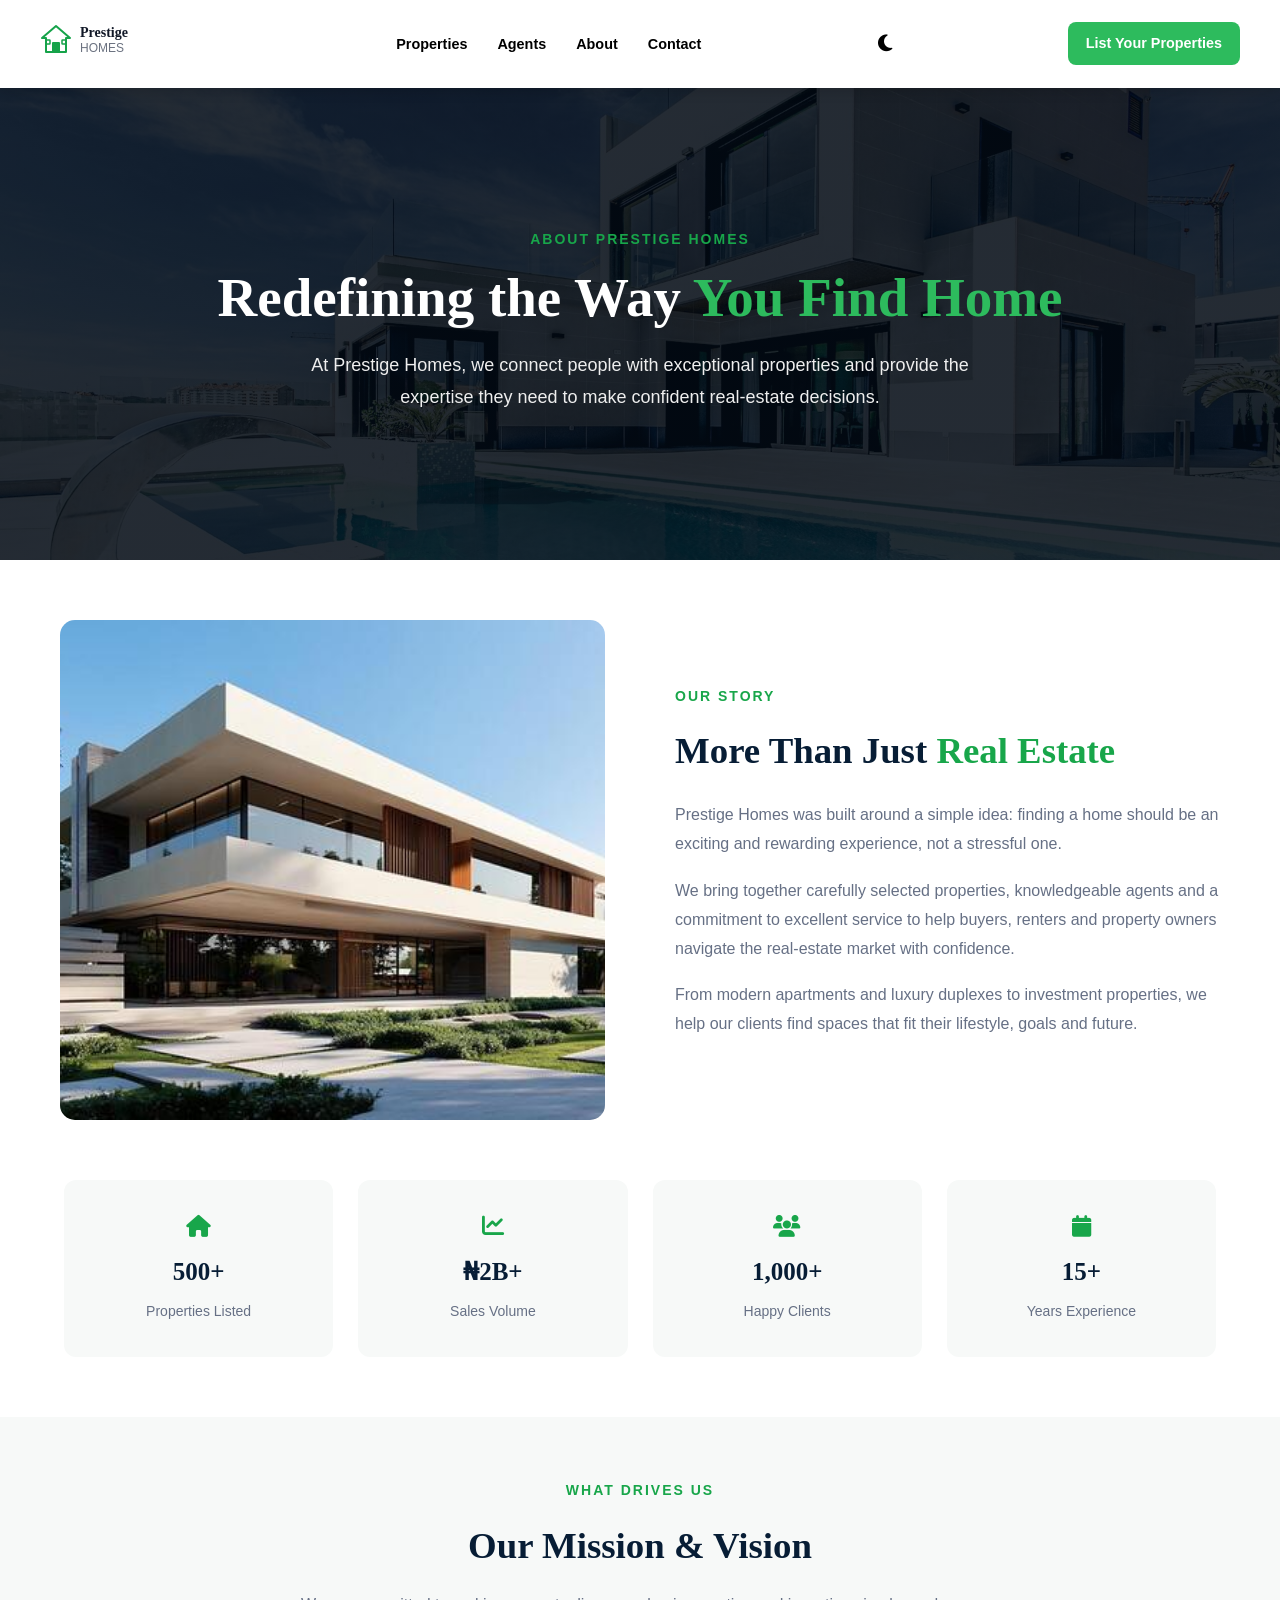
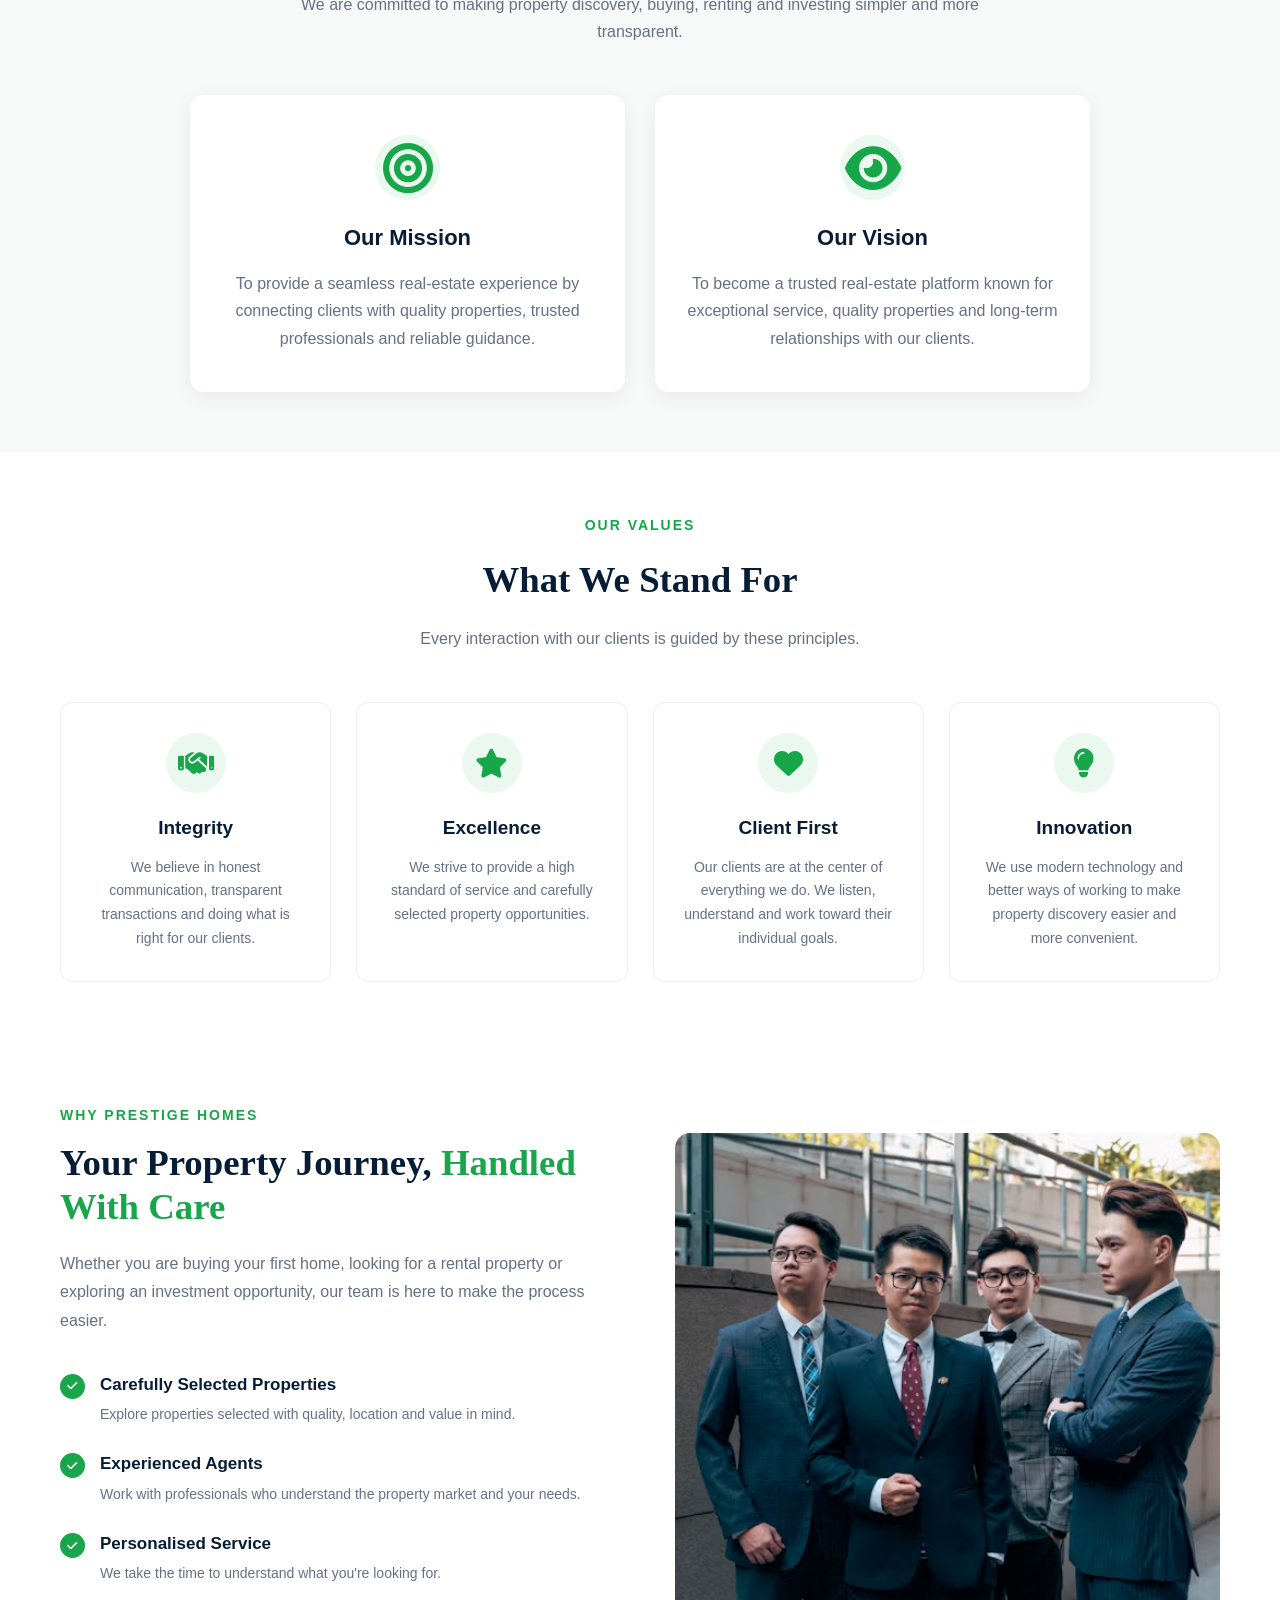
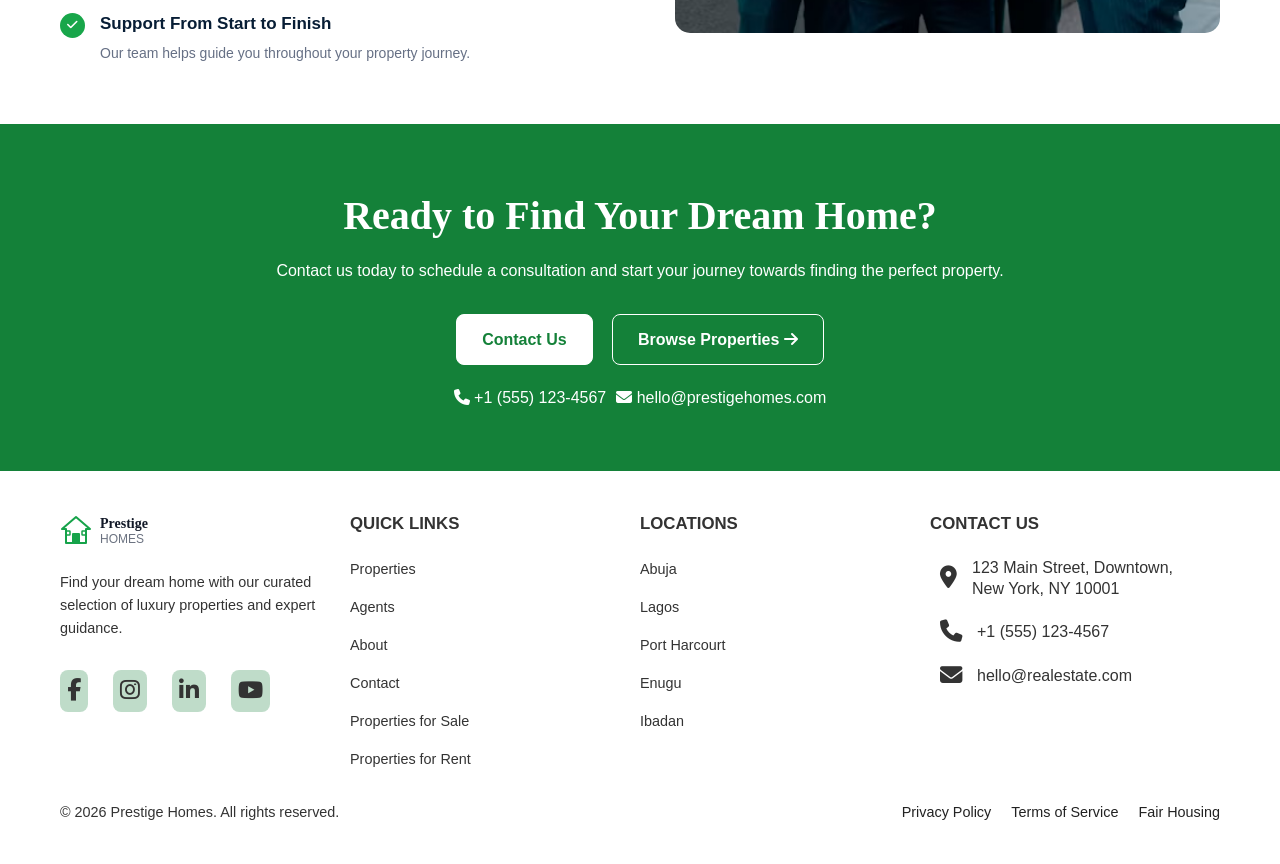
<file: about.html>
<!doctype html>
<html lang="en">
  <head>
    <meta charset="UTF-8" />
    <meta name="viewport" content="width=device-width, initial-scale=1.0" />
    <meta http-equiv="X-UA-Compatible" content="ie=edge" />
    <link rel="stylesheet" href="styles.css" />
    <link rel="stylesheet" href="https://cdnjs.cloudflare.com/ajax/libs/font-awesome/6.4.0/css/all.min.css" />
  </head>
  <body>
    <nav>
      <a href="index.html" class="logo" aria-label="Home page">
        
        <img 
          id="logo"
          src="img/logo (1).svg" 
          alt="Real Estate Logo" 
          width="120" 
          height="40"
        />
      </a>

      <!-- Hamburger for tablet / mobile -->
      <button id="hamburger" aria-label="Open navigation" aria-expanded="false">
        <i class="fas fa-bars"></i>
      </button>
            <ul>
                <li><a href="properties.html">Properties</a></li>
                <li><a href="agents.html">Agents</a></li>
                <li><a href="about.html">About</a></li>
                <li><a href="contact.html">Contact</a></li>
            </ul>

      <i
        id="theme-toggle"
        class="fas fa-moon"
        role="button"
        aria-label="Toggle theme"
        title="Toggle theme"
      ></i>
      <i
        id="theme-toggle-reverse"
        class="fas fa-lightbulb"
        role="button"
        aria-label="Toggle theme"
        title="Toggle theme"
      ></i>

      <a href="contact.html" id="contact-btn">List Your Properties</a>
    </nav>


    <!-- =========================
         ABOUT HERO
    ========================== -->

    <section class="about-hero">

        <div class="about-hero-content">

            <span class="about-label">
                ABOUT PRESTIGE HOMES
            </span>

            <h1>
                Redefining the Way
                <span> You Find Home</span>
            </h1>

            <p>
                At Prestige Homes, we connect people with exceptional
                properties and provide the expertise they need to make
                confident real-estate decisions.
            </p>

        </div>

    </section>



    <!-- =========================
         OUR STORY
    ========================== -->

    <section class="about-story">

        <div class="about-story-image">

            <img
                src="img/luxuryh.jpg"
                alt="Luxury home"
            >

        </div>


        <div class="about-story-content">

            <span class="section-label">
                OUR STORY
            </span>

            <h2>
                More Than Just
                <span>Real Estate</span>
            </h2>

            <p>
                Prestige Homes was built around a simple idea:
                finding a home should be an exciting and rewarding
                experience, not a stressful one.
            </p>

            <p>
                We bring together carefully selected properties,
                knowledgeable agents and a commitment to excellent
                service to help buyers, renters and property owners
                navigate the real-estate market with confidence.
            </p>

            <p>
                From modern apartments and luxury duplexes to
                investment properties, we help our clients find
                spaces that fit their lifestyle, goals and future.
            </p>

        </div>

    </section>



    <!-- =========================
         STATS
    ========================== -->

    <section class="about-stats">

        <div class="about-stat">

            <i class="fas fa-house"></i>

            <h3>500+</h3>

            <p>
                Properties Listed
            </p>

        </div>


        <div class="about-stat">

            <i class="fas fa-chart-line"></i>

            <h3>₦2B+</h3>

            <p>
                Sales Volume
            </p>

        </div>


        <div class="about-stat">

            <i class="fas fa-users"></i>

            <h3>1,000+</h3>

            <p>
                Happy Clients
            </p>

        </div>


        <div class="about-stat">

            <i class="fas fa-calendar"></i>

            <h3>15+</h3>

            <p>
                Years Experience
            </p>

        </div>

    </section>



    <!-- =========================
         MISSION / VISION
    ========================== -->

    <section class="mission-section">

        <div class="mission-header">

            <span class="section-label">
                WHAT DRIVES US
            </span>

            <h2>
                Our Mission & Vision
            </h2>

            <p>
                We are committed to making property discovery,
                buying, renting and investing simpler and more
                transparent.
            </p>

        </div>


        <div class="mission-grid">


            <div class="mission-card">

                <div class="mission-icon">

                    <i class="fas fa-bullseye"></i>

                </div>

                <h3>
                    Our Mission
                </h3>

                <p>
                    To provide a seamless real-estate experience
                    by connecting clients with quality properties,
                    trusted professionals and reliable guidance.
                </p>

            </div>



            <div class="mission-card">

                <div class="mission-icon">

                    <i class="fas fa-eye"></i>

                </div>

                <h3>
                    Our Vision
                </h3>

                <p>
                    To become a trusted real-estate platform known
                    for exceptional service, quality properties and
                    long-term relationships with our clients.
                </p>

            </div>


        </div>

    </section>



    <!-- =========================
         OUR VALUES
    ========================== -->

    <section class="values-section">

        <div class="values-header">

            <span class="section-label">
                OUR VALUES
            </span>

            <h2>
                What We Stand For
            </h2>

            <p>
                Every interaction with our clients is guided by
                these principles.
            </p>

        </div>


        <div class="values-grid">


            <div class="value-card">

                <div class="value-icon">

                    <i class="fas fa-handshake"></i>

                </div>

                <h3>
                    Integrity
                </h3>

                <p>
                    We believe in honest communication,
                    transparent transactions and doing what
                    is right for our clients.
                </p>

            </div>



            <div class="value-card">

                <div class="value-icon">

                    <i class="fas fa-star"></i>

                </div>

                <h3>
                    Excellence
                </h3>

                <p>
                    We strive to provide a high standard of
                    service and carefully selected property
                    opportunities.
                </p>

            </div>



            <div class="value-card">

                <div class="value-icon">

                    <i class="fas fa-heart"></i>

                </div>

                <h3>
                    Client First
                </h3>

                <p>
                    Our clients are at the center of everything
                    we do. We listen, understand and work toward
                    their individual goals.
                </p>

            </div>



            <div class="value-card">

                <div class="value-icon">

                    <i class="fas fa-lightbulb"></i>

                </div>

                <h3>
                    Innovation
                </h3>

                <p>
                    We use modern technology and better ways of
                    working to make property discovery easier
                    and more convenient.
                </p>

            </div>


        </div>

    </section>



    <!-- =========================
         WHY CHOOSE US
    ========================== -->

    <section class="why-us-section">


        <div class="why-us-content">

            <span class="section-label">
                WHY PRESTIGE HOMES
            </span>

            <h2>
                Your Property Journey,
                <span>Handled With Care</span>
            </h2>

            <p>
                Whether you are buying your first home, looking
                for a rental property or exploring an investment
                opportunity, our team is here to make the process
                easier.
            </p>


            <div class="why-us-list">


                <div class="why-us-item">

                    <i class="fas fa-check"></i>

                    <div>

                        <h3>
                            Carefully Selected Properties
                        </h3>

                        <p>
                            Explore properties selected with
                            quality, location and value in mind.
                        </p>

                    </div>

                </div>



                <div class="why-us-item">

                    <i class="fas fa-check"></i>

                    <div>

                        <h3>
                            Experienced Agents
                        </h3>

                        <p>
                            Work with professionals who understand
                            the property market and your needs.
                        </p>

                    </div>

                </div>



                <div class="why-us-item">

                    <i class="fas fa-check"></i>

                    <div>

                        <h3>
                            Personalised Service
                        </h3>

                        <p>
                            We take the time to understand what
                            you're looking for.
                        </p>

                    </div>

                </div>



                <div class="why-us-item">

                    <i class="fas fa-check"></i>

                    <div>

                        <h3>
                            Support From Start to Finish
                        </h3>

                        <p>
                            Our team helps guide you throughout
                            your property journey.
                        </p>

                    </div>

                </div>


            </div>

        </div>


        <div class="why-us-image">

            <img
                src="img/team4.avif"
                alt="Prestige Homes team"
            >

        </div>


    </section>



    <section class="cta">
        <h2>Ready to Find Your Dream Home?</h2>
        <p>
          Contact us today to schedule a consultation and start your journey
          towards finding the perfect property.
        </p>
        <div class="cta-buttons">
          <a href="contact.html" class="cta-button">Contact Us</a>
          <a href="properties.html" class="cta-button secondary">Browse Properties <i class="fa-solid fa-arrow-right"></i></a>
        </div>
        <div class="cta-contact">
          <p><i class="fa-solid fa-phone"></i> +1 (555) 123-4567</p>
          <p><i class="fa-solid fa-envelope"></i> hello@prestigehomes.com</p>
        </div>
      </section>
    </main>



    <footer class="foot-section">
      <div class="foot-one">
        <div class="footers">
          <img src="img/logo (1).svg" alt="">
          <p>Find your dream home with our curated selection of luxury properties and expert guidance.</p>
          <div class="social-links">
            <a href="#" aria-label="Facebook"><i class="fa-brands fa-facebook-f"></i></a>
            <a href="#" aria-label="Instagram"><i class="fa-brands fa-instagram"></i></a>
            <a href="#" aria-label="LinkedIn"><i class="fa-brands fa-linkedin-in"></i></a>
            <a href="#" aria-label="YouTube"><i class="fa-brands fa-youtube"></i></a>
          </div>
        </div>
        <div class="footers">
          <h3>QUICK LINKS</h3>
          <ul>
            <li><a href="properties.html">Properties</a></li>
            <li><a href="agents.html">Agents</a></li>
            <li><a href="about.html">About</a></li>
            <li><a href="contact.html">Contact</a></li>
            <li><a href="properties.html#for-sale">Properties for Sale</a></li>
            <li><a href="properties.html#for-rent">Properties for Rent</a></li>
          </ul>
        </div>
        <div class="footers">
          <h3>LOCATIONS</h3>
          <ul>
            <li>Abuja</li>
            <li>Lagos</li>
            <li>Port Harcourt</li>
            <li>Enugu</li>
            <li>Ibadan</li>
          </ul>
        </div>
        <div class="footers">
          <h3>CONTACT US</h3>
          <div class="info-item">
            <div class="info-icon">
              <i class="fa-solid fa-location-dot"></i>
            </div>
            <div class="inner">
              <p>123 Main Street, Downtown, 
                <br>
                New York, NY 10001</p>
            </div>
          </div>

          <div class="info-item">
            <div class="info-icon">
              <i class="fa-solid fa-phone"></i>
            </div>
            <div class="inner">
              <p>+1 (555) 123-4567</p>
            </div>
          </div>

          <div class="info-item">
            <div class="info-icon">
              <i class="fa-solid fa-envelope"></i>
            </div>
            <div class="inner">
              <p>hello@realestate.com</p>
            </div>
          </div>
        </div>
      </div>  
      <div class="foot-two">
        <p>&copy; 2026 Prestige Homes. All rights reserved.</p>

        <div class="footer-links">
            <a href="#">Privacy Policy</a>
            <a href="#">Terms of Service</a>
            <a href="#">Fair Housing</a>
        </div>
        </div>
    </footer>


    <!-- Theme JS -->

    <script src="js/main.js"></script>

</body>

</html>
</file>
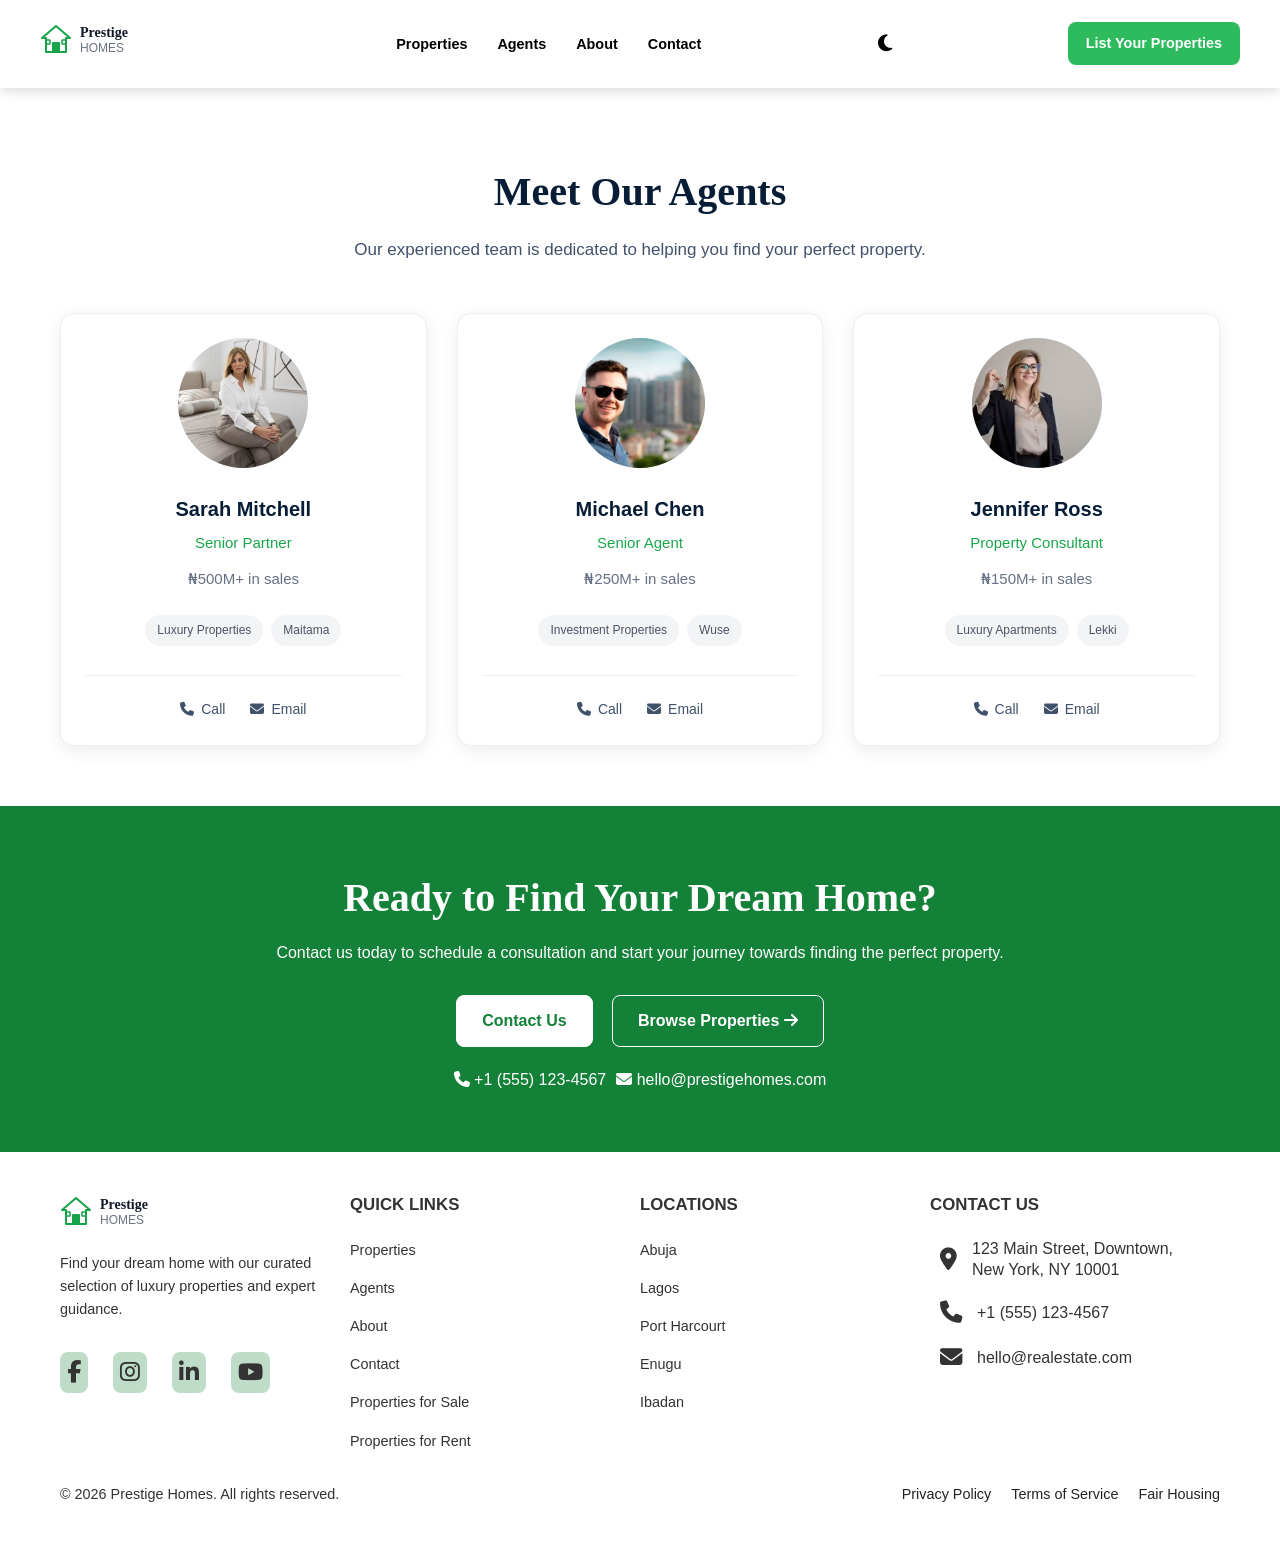
<file: agents.html>
<!doctype html>
<html lang="en">
  <head>
    <meta charset="UTF-8" />
    <meta name="viewport" content="width=device-width, initial-scale=1.0" />
    <meta http-equiv="X-UA-Compatible" content="ie=edge" />
    <link rel="stylesheet" href="styles.css" />
    <link rel="stylesheet" href="https://cdnjs.cloudflare.com/ajax/libs/font-awesome/6.4.0/css/all.min.css" />
  </head>
  <body>
    <nav>
      <a href="index.html" class="logo" aria-label="Home page">
        
        <img 
          id="logo"
          src="img/logo (1).svg" 
          alt="Real Estate Logo" 
          width="120" 
          height="40"
        />
      </a>
      <!-- Hamburger for tablet / mobile -->
      <button id="hamburger" aria-label="Open navigation" aria-expanded="false">
        <i class="fas fa-bars"></i>
      </button>
      <ul>
        <li><a href="properties.html">Properties</a></li>
        <li><a href="agents.html">Agents</a></li>
        <li><a href="about.html">About</a></li>
        <li><a href="contact.html">Contact</a></li>
      </ul>

      <i
        id="theme-toggle"
        class="fas fa-moon"
        role="button"
        aria-label="Toggle theme"
        title="Toggle theme"
      ></i>
      <i
        id="theme-toggle-reverse"
        class="fas fa-lightbulb"
        role="button"
        aria-label="Toggle theme"
        title="Toggle theme"
      ></i>

      <a href="contact.html" id="contact-btn">List Your Properties</a>
    </nav>

    <section class="agents-section">

        <div class="agents-header">

            <h1>Meet Our Agents</h1>

            <p>
                Our experienced team is dedicated to helping you find your perfect property.
            </p>

        </div>


        <div
            id="agentsContainer"
            class="agents-grid"
        ></div>

    </section>

    <section class="cta">
        <h2>Ready to Find Your Dream Home?</h2>
        <p>
          Contact us today to schedule a consultation and start your journey
          towards finding the perfect property.
        </p>
        <div class="cta-buttons">
          <a href="contact.html" class="cta-button">Contact Us</a>
          <a href="properties.html" class="cta-button secondary">Browse Properties <i class="fa-solid fa-arrow-right"></i></a>
        </div>
        <div class="cta-contact">
          <p><i class="fa-solid fa-phone"></i> +1 (555) 123-4567</p>
          <p><i class="fa-solid fa-envelope"></i> hello@prestigehomes.com</p>
        </div>
      </section>


    <footer class="foot-section">
      <div class="foot-one">
        <div class="footers">
          <img src="img/logo (1).svg" alt="">
          <p>Find your dream home with our curated selection of luxury properties and expert guidance.</p>
          <div class="social-links">
            <a href="#" aria-label="Facebook"><i class="fa-brands fa-facebook-f"></i></a>
            <a href="#" aria-label="Instagram"><i class="fa-brands fa-instagram"></i></a>
            <a href="#" aria-label="LinkedIn"><i class="fa-brands fa-linkedin-in"></i></a>
            <a href="#" aria-label="YouTube"><i class="fa-brands fa-youtube"></i></a>
          </div>
        </div>
        <div class="footers">
          <h3>QUICK LINKS</h3>
          <ul>
            <li><a href="properties.html">Properties</a></li>
            <li><a href="agents.html">Agents</a></li>
            <li><a href="about.html">About</a></li>
            <li><a href="contact.html">Contact</a></li>
            <li><a href="properties.html#for-sale">Properties for Sale</a></li>
            <li><a href="properties.html#for-rent">Properties for Rent</a></li>
          </ul>
        </div>
        <div class="footers">
          <h3>LOCATIONS</h3>
          <ul>
            <li>Abuja</li>
            <li>Lagos</li>
            <li>Port Harcourt</li>
            <li>Enugu</li>
            <li>Ibadan</li>
          </ul>
        </div>
        <div class="footers">
          <h3>CONTACT US</h3>
          <div class="info-item">
            <div class="info-icon">
              <i class="fa-solid fa-location-dot"></i>
            </div>
            <div class="inner">
              <p>123 Main Street, Downtown, 
                <br>
                New York, NY 10001</p>
            </div>
          </div>

          <div class="info-item">
            <div class="info-icon">
              <i class="fa-solid fa-phone"></i>
            </div>
            <div class="inner">
              <p>+1 (555) 123-4567</p>
            </div>
          </div>

          <div class="info-item">
            <div class="info-icon">
              <i class="fa-solid fa-envelope"></i>
            </div>
            <div class="inner">
              <p>hello@realestate.com</p>
            </div>
          </div>
        </div>
      </div>  
      <div class="foot-two">
        <p>&copy; 2026 Prestige Homes. All rights reserved.</p>

        <div class="footer-links">
            <a href="#">Privacy Policy</a>
            <a href="#">Terms of Service</a>
            <a href="#">Fair Housing</a>
        </div>
        </div>
    </footer>

    <script src="js/main.js"></script>
    <script src="js/agents.js"></script>

  </body>
</html>
</file>
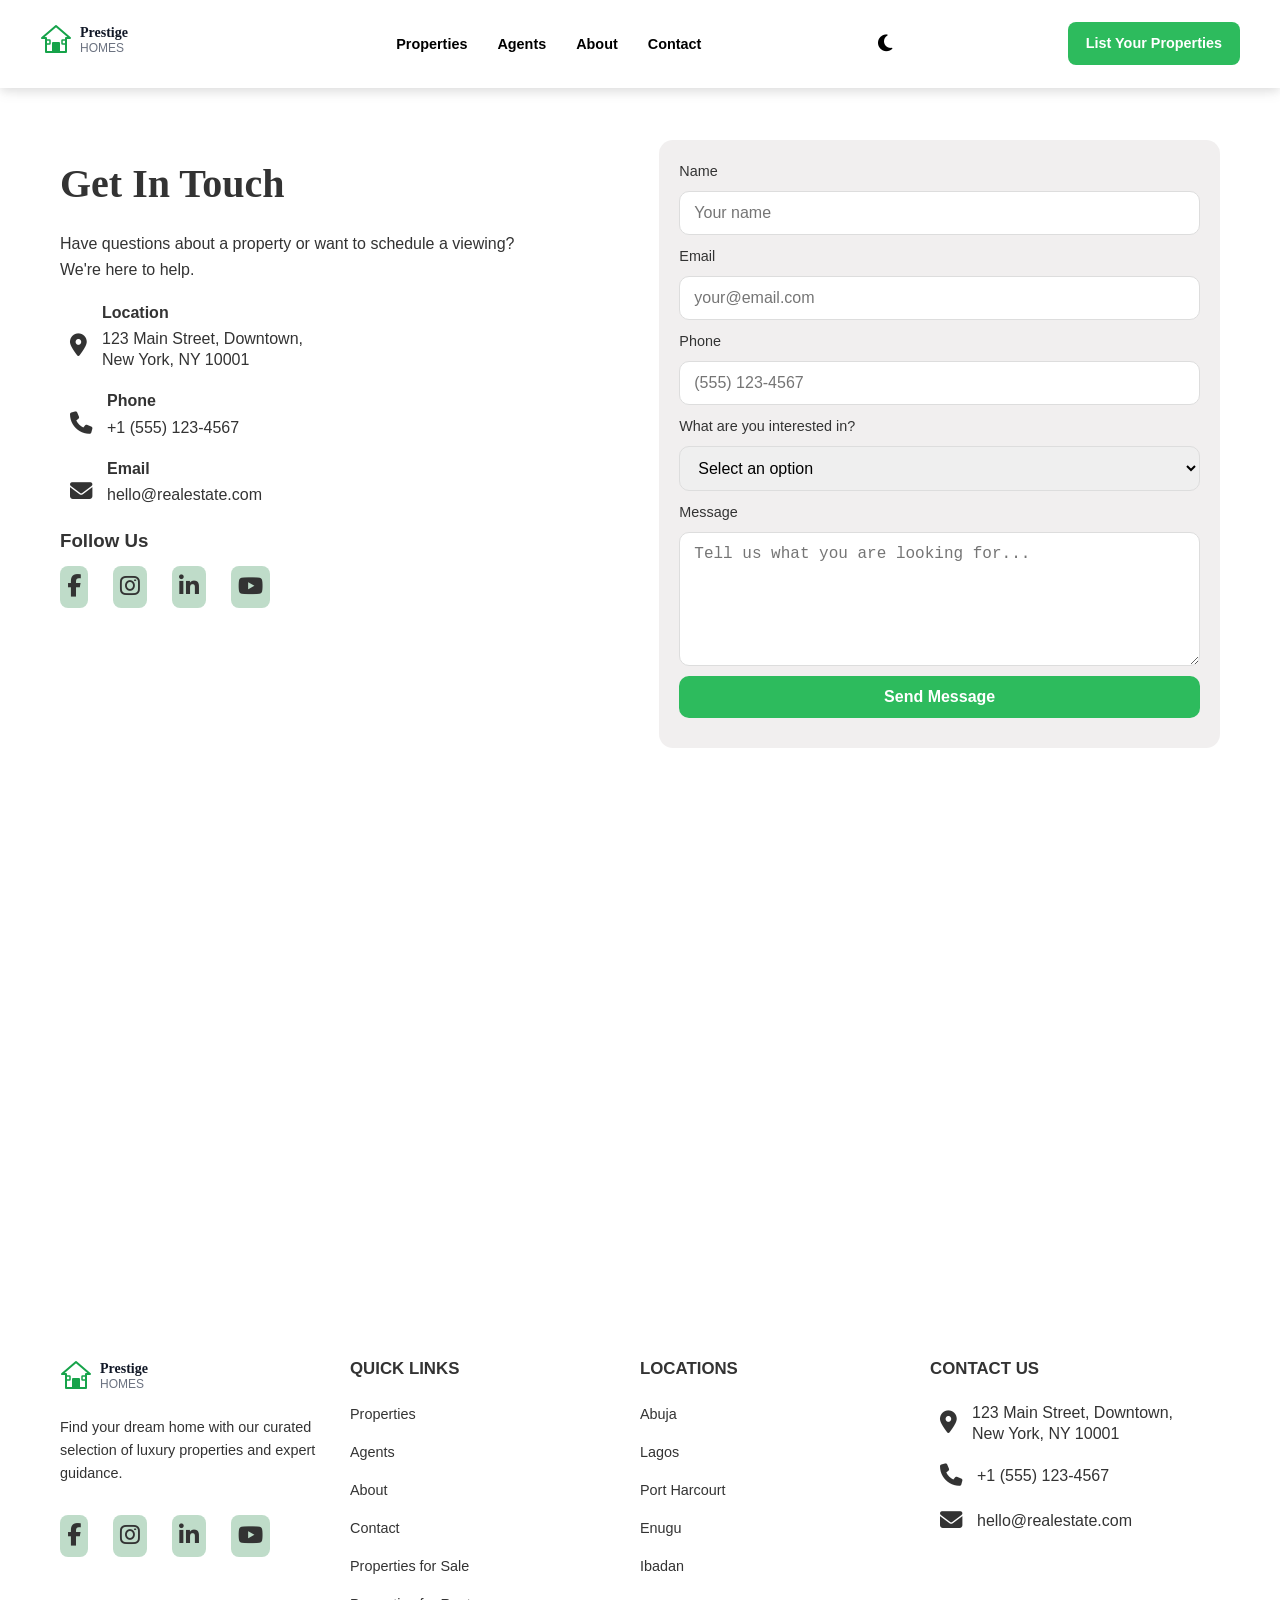
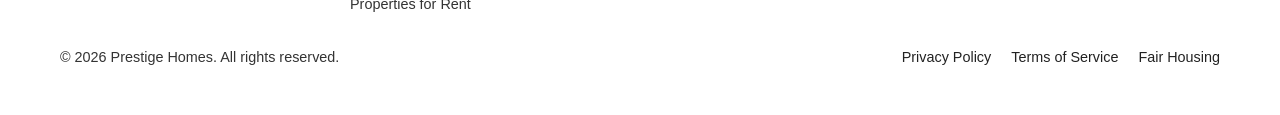
<file: contact.html>
<!doctype html>
<html lang="en">
  <head>
    <meta charset="UTF-8" />
    <meta name="viewport" content="width=device-width, initial-scale=1.0" />
    <meta http-equiv="X-UA-Compatible" content="ie=edge" />
    <link rel="stylesheet" href="styles.css" />
    <link rel="stylesheet" href="https://cdnjs.cloudflare.com/ajax/libs/font-awesome/6.4.0/css/all.min.css" />
  </head>
  <body>
    <nav>
      <a href="index.html" class="logo" aria-label="Home page">
        
        <img 
          id="logo"
          src="img/logo (1).svg" 
          alt="Real Estate Logo" 
          width="120" 
          height="40"
        />
      </a>

      <!-- Hamburger for tablet / mobile -->
      <button id="hamburger" aria-label="Open navigation" aria-expanded="false">
        <i class="fas fa-bars"></i>
      </button>
      <ul>
        <li><a href="properties.html">Properties</a></li>
        <li><a href="agents.html">Agents</a></li>
        <li><a href="about.html">About</a></li>
        <li><a href="contact.html">Contact</a></li>
      </ul>

      <i
        id="theme-toggle"
        class="fas fa-moon"
        role="button"
        aria-label="Toggle theme"
        title="Toggle theme"
      ></i>
      <i
        id="theme-toggle-reverse"
        class="fas fa-lightbulb"
        role="button"
        aria-label="Toggle theme"
        title="Toggle theme"
      ></i>

      <a href="contact.html" id="contact-btn">List Your Properties</a>
    </nav>

    <section class="contact-section">
      <div class="contact-left">
        <h1>Get In Touch</h1>
        <p>Have questions about a property or want to schedule a viewing?
          <br>
          We're here to help.</p>

        <div class="info-item">
          <div class="info-icon">
            <i class="fa-solid fa-location-dot"></i>
          </div>
          <div class="inner">
            <h3>Location</h3>
            <p>123 Main Street, Downtown, 
              <br>
              New York, NY 10001</p>
          </div>
        </div>

        <div class="info-item">
          <div class="info-icon">
            <i class="fa-solid fa-phone"></i>
          </div>
          <div class="inner">
            <h3>Phone</h3>
            <p>+1 (555) 123-4567</p>
          </div>
        </div>

        <div class="info-item">
          <div class="info-icon">
            <i class="fa-solid fa-envelope"></i>
          </div>
          <div class="inner">
            <h3>Email</h3>
            <p>hello@realestate.com</p>
          </div>
        </div>

        <h3>Follow Us</h3>
        <div class="social-links">
          <a href="#" aria-label="Facebook"><i class="fa-brands fa-facebook-f"></i></a>
          <a href="#" aria-label="Instagram"><i class="fa-brands fa-instagram"></i></a>
          <a href="#" aria-label="LinkedIn"><i class="fa-brands fa-linkedin-in"></i></a>
          <a href="#" aria-label="YouTube"><i class="fa-brands fa-youtube"></i></a>
        </div>
      </div>

      <div class="contact-right">
        <form class="contact-form">
          <div class="form-row">
            <div class="form-group">
              <label for="name">Name</label>
              <input type="text" id="name" name="name" placeholder="Your name" required />
            </div>

            <div class="form-group">
              <label for="email">Email</label>
              <input type="email" id="email" name="email" placeholder="your@email.com" required />
            </div>

            <div class="form-group">
              <label for="phone">Phone</label>
              <input type="tel" id="phone" name="phone" placeholder="(555) 123-4567" />
            </div>

            <div class="form-group">
              <label for="interested">What are you interested in?</label>
              <select id="interested" name="interested" required>
                <option value="">Select an option</option>
                <option value="buying">Buying a Property</option>
                <option value="selling">Selling a Property</option>
                <option value="renting">Renting a Property</option>
                <option value="inquiry">General Inquiry</option>
              </select>
            </div>

            <div class="form-group">
              <label for="message">Message</label>
              <textarea id="message" name="message" rows="6" placeholder="Tell us what you are looking for..." required></textarea>
            </div>

            <button type="submit" class="send-btn">Send Message</button>
          </div>  
        </form>
      </div>
    </section>

    <section class="map-section">
      <div class="map-container">
        <iframe 
          src="https://www.google.com/maps/embed?pb=!1m18!1m12!1m3!1d3024.1234567890!2d-74.0060!3d40.7128!2m3!1f0!2f0!3f0!3m2!1i1024!2i768!4f13.1!3m3!1m2!1s0x89c25a316bb45e6d%3A0x123456789!2s123%20Main%20Street%2C%20Downtown%2C%20New%20York%2C%20NY%2010001!5e0!3m2!1sen!2sus!4v1234567890123" 
          width="100%" 
          height="400" 
          style="border:0;" 
          allowfullscreen="" 
          loading="lazy" 
          referrerpolicy="no-referrer-when-downgrade"
        ></iframe>
      </div>
    </section>

    <footer class="foot-section">
      <div class="foot-one">
        <div class="footers">
          <img src="img/logo (1).svg" alt="">
          <p>Find your dream home with our curated selection of luxury properties and expert guidance.</p>
          <div class="social-links">
            <a href="#" aria-label="Facebook"><i class="fa-brands fa-facebook-f"></i></a>
            <a href="#" aria-label="Instagram"><i class="fa-brands fa-instagram"></i></a>
            <a href="#" aria-label="LinkedIn"><i class="fa-brands fa-linkedin-in"></i></a>
            <a href="#" aria-label="YouTube"><i class="fa-brands fa-youtube"></i></a>
          </div>
        </div>
        <div class="footers">
          <h3>QUICK LINKS</h3>
          <ul>
            <li><a href="properties.html">Properties</a></li>
            <li><a href="agents.html">Agents</a></li>
            <li><a href="about.html">About</a></li>
            <li><a href="contact.html">Contact</a></li>
            <li><a href="properties.html#for-sale">Properties for Sale</a></li>
            <li><a href="properties.html#for-rent">Properties for Rent</a></li>
          </ul>
        </div>
        <div class="footers">
          <h3>LOCATIONS</h3>
          <ul>
            <li>Abuja</li>
            <li>Lagos</li>
            <li>Port Harcourt</li>
            <li>Enugu</li>
            <li>Ibadan</li>
          </ul>
        </div>
        <div class="footers">
          <h3>CONTACT US</h3>
          <div class="info-item">
            <div class="info-icon">
              <i class="fa-solid fa-location-dot"></i>
            </div>
            <div class="inner">
              <p>123 Main Street, Downtown, 
                <br>
                New York, NY 10001</p>
            </div>
          </div>

          <div class="info-item">
            <div class="info-icon">
              <i class="fa-solid fa-phone"></i>
            </div>
            <div class="inner">
              <p>+1 (555) 123-4567</p>
            </div>
          </div>

          <div class="info-item">
            <div class="info-icon">
              <i class="fa-solid fa-envelope"></i>
            </div>
            <div class="inner">
              <p>hello@realestate.com</p>
            </div>
          </div>
        </div>
      </div>  
      <div class="foot-two">
        <p>&copy; 2026 Prestige Homes. All rights reserved.</p>

        <div class="footer-links">
            <a href="#">Privacy Policy</a>
            <a href="#">Terms of Service</a>
            <a href="#">Fair Housing</a>
        </div>
        </div>
    </footer>

    <script src="js/main.js"></script>

  </body>
</html>
</file>
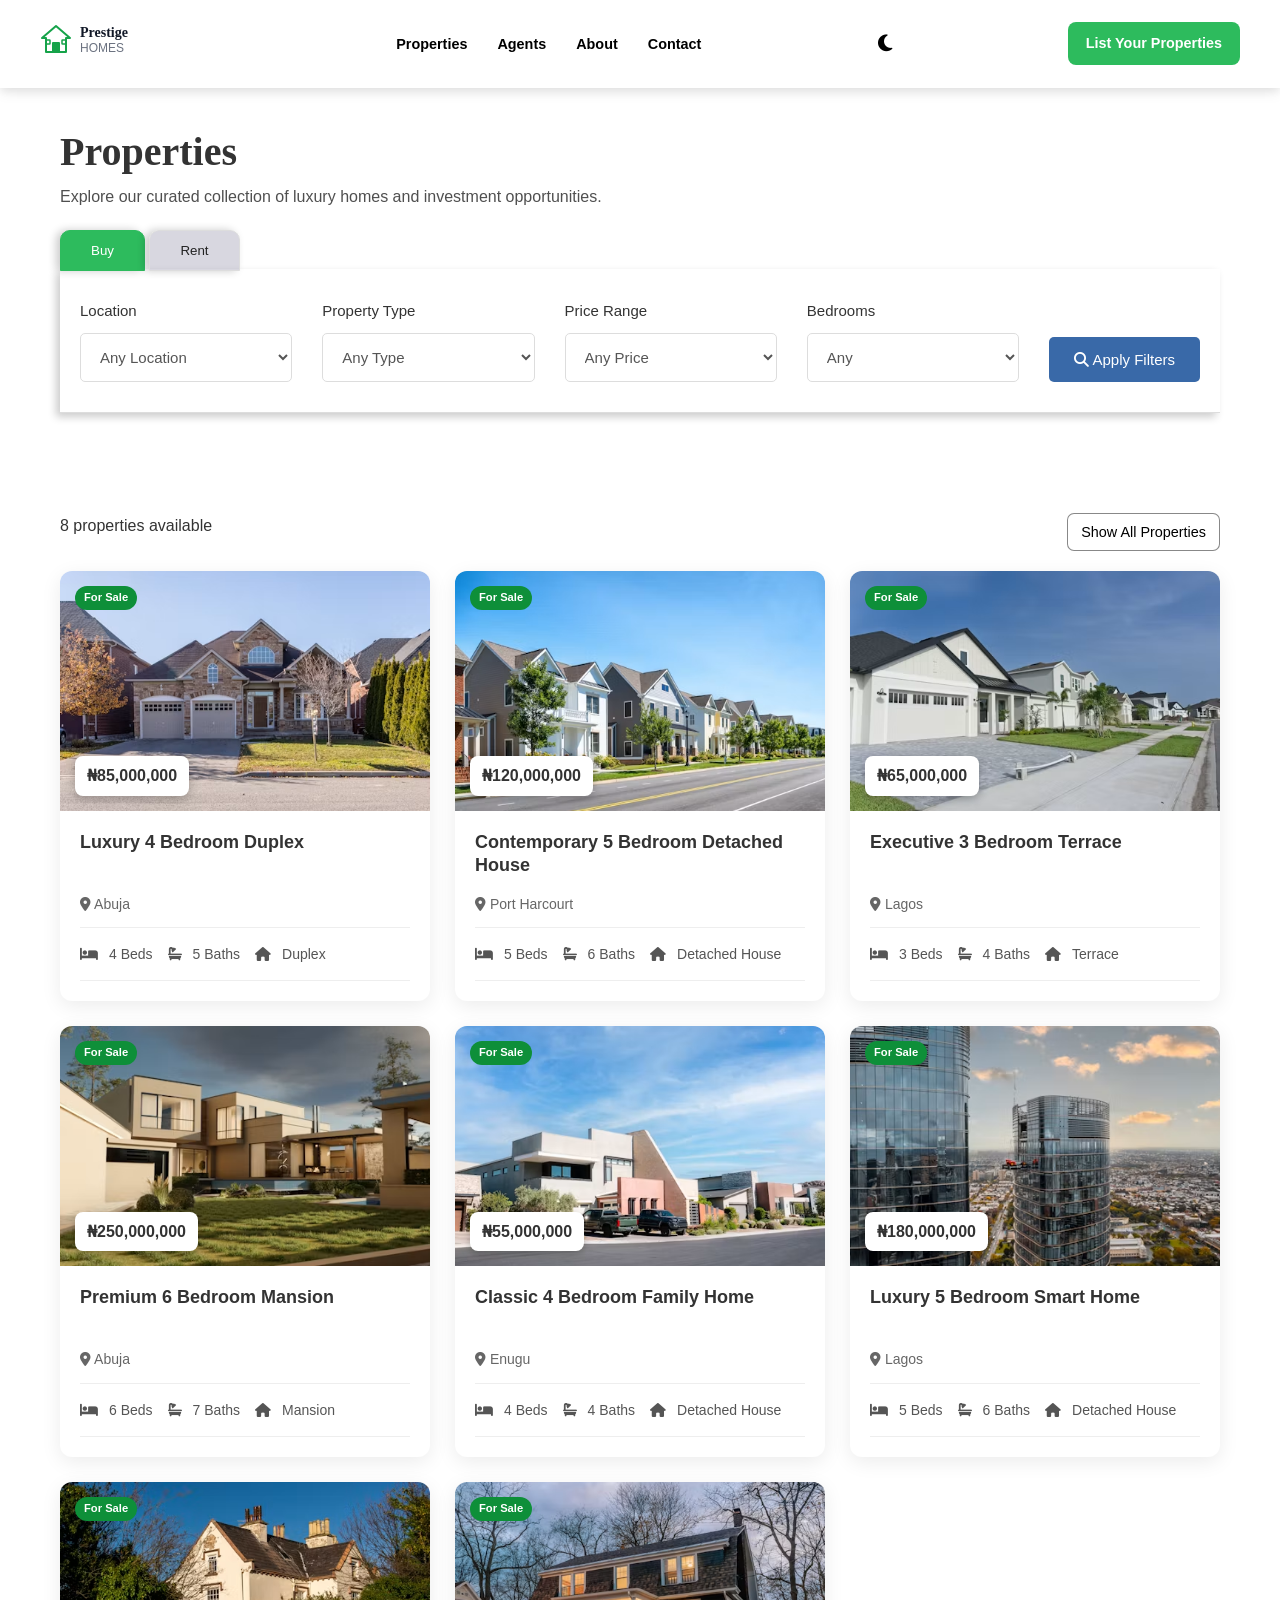
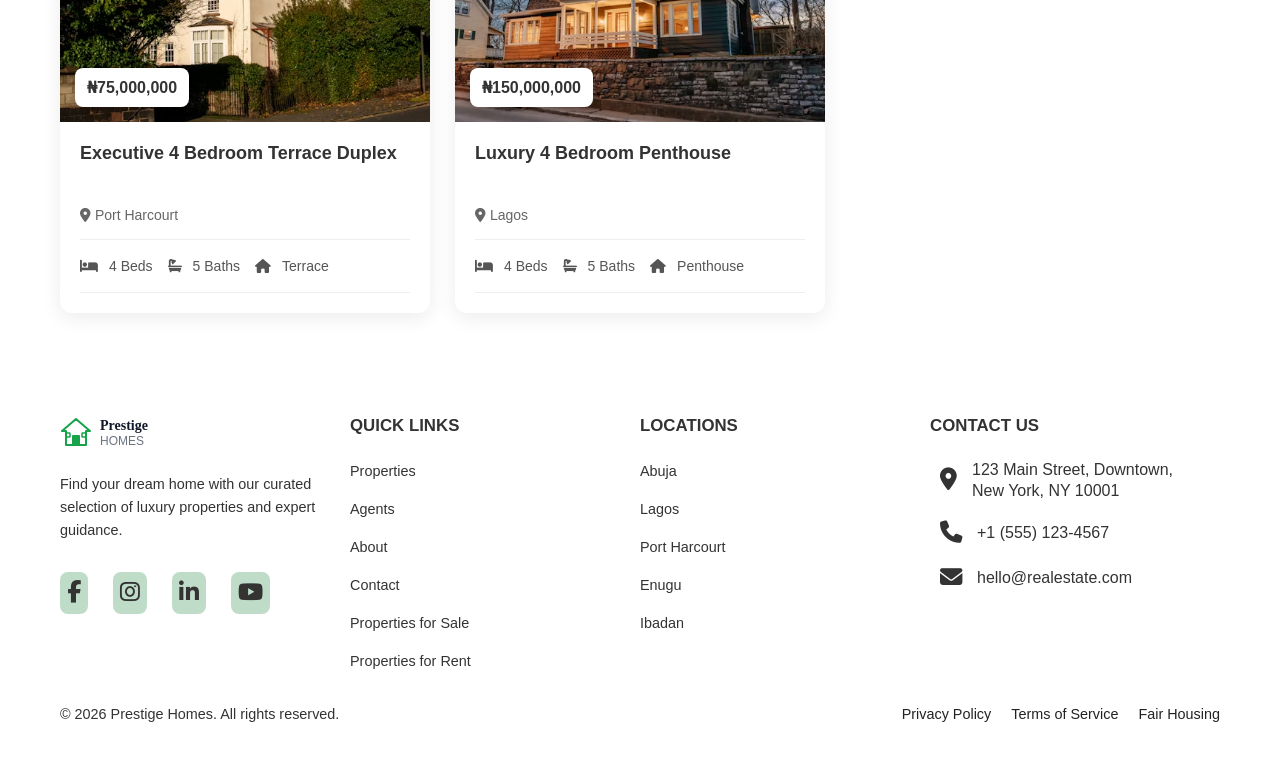
<file: properties.html>
<!doctype html>
<html lang="en">
  <head>
    <meta charset="UTF-8" />
    <meta name="viewport" content="width=device-width, initial-scale=1.0" />
    <meta http-equiv="X-UA-Compatible" content="ie=edge" />
    <link rel="stylesheet" href="styles.css" />
    <link rel="stylesheet" href="https://cdnjs.cloudflare.com/ajax/libs/font-awesome/6.4.0/css/all.min.css" />
  </head>
  <body>
    <nav>
      <a href="index.html" class="logo" aria-label="Home page">
        
        <img 
          id="logo"
          src="img/logo (1).svg" 
          alt="Real Estate Logo" 
          width="120" 
          height="40"
        />
      </a>
      <!-- Hamburger for tablet / mobile -->
      <button id="hamburger" aria-label="Open navigation" aria-expanded="false">
        <i class="fas fa-bars"></i>
      </button>
      <ul>
        <li><a href="properties.html">Properties</a></li>
        <li><a href="agents.html">Agents</a></li>
        <li><a href="about.html">About</a></li>
        <li><a href="contact.html">Contact</a></li>
      </ul>

      <i
        id="theme-toggle"
        class="fas fa-moon"
        role="button"
        aria-label="Toggle theme"
        title="Toggle theme"
      ></i>
      <i
        id="theme-toggle-reverse"
        class="fas fa-lightbulb"
        role="button"
        aria-label="Toggle theme"
        title="Toggle theme"
      ></i>

      <a href="contact.html" id="contact-btn">List Your Properties</a>
    </nav>

    <section class="property-search">
      <h1>Properties</h1>
      <p>Explore our curated collection of luxury homes and investment opportunities.</p>
      

      <div class="purpose-tabs">
            <button data-purpose="buy" class="property-purpose active">Buy</button>
            <button data-purpose="rent" class="property-purpose">Rent</button>
      </div>

      <div class="filter-container">
        <div class="filter-group">
          <label for="locationFilter">Location</label>
          <select name="location" id="locationFilter">
            <option value="">Any Location</option>
            <option value="abuja">Abuja</option>
            <option value="lagos">Lagos</option>
            <option value="port harcourt">Port Harcourt</option>
            <option value="enugu">Enugu</option>
            <option value="ibadan">Ibadan</option>
  
          </select>
        </div>

        <div class="filter-group">
          <label for="typeFilter">Property Type</label>
          <select name="" id="typeFilter">
            <option value="">Any Type</option>
            <option value="apartment">Apartment</option>
            <option value="penthouse">Penthouse</option>
            <option value="bungalow">Bungalow</option>
            <option value="terrace">Terrace</option>
            <option value="detached house">Detached House</option>
            <option value="mansion">Mansion</option>
            <option value="duplex">Duplex</option>
          </select>
        </div>
        
        <div class="filter-group">
          <label for="priceFilter">Price Range</label>
          <select id="priceFilter" name="price-range">
            <option value="">Any Price</option>
            <option value="0-1999999">0 - ₦1,999,999</option>
            <option value="2000000-4999999">₦2,000,000 - ₦4,999,999</option>
            <option value="5000000-24999999">₦5,000,000 - ₦24,999,999</option>
            <option value="25000000-99999999">₦25,000,000 - ₦99,999,999</option>
            <option value="100000000+">₦100,000,000+</option>
          </select>
        </div>
 
        <div class="filter-group">
          <label for="bedroomFilter">Bedrooms</label>
          <select id="bedroomFilter" name="bedrooms">
            <option value="">Any</option>
            <option value="1">1</option>
            <option value="2">2</option>
            <option value="3">3</option>
            <option value="4">4</option>
            <option value="5">5</option>
            <option value="6">6</option>
          </select>
        </div>

        <button id="filterBtn" class="filter-button">
          <i class="fas fa-search"></i> Apply Filters
        </button>
      </div>
    </section>

    <section class="property-listings">
      <div class="result-header">
        <div>
          <p id="resultsCount">Properties available</p>
        </div>

        <button id="showAllBtn">Show All <span class="cut-btn">Properties</span></button>
      </div>

      <div id="propertiesContainer" class="properties-grid">

      </div>
    </section>


    <!-- Property Details Modal -->
    <div id="property-modal" class="property-modal">

        <div class="modal-content">

            <!-- Close Button -->
            <button id="close-modal" class="close-modal">&times;</button>

            <!-- JavaScript will put the property details here -->
            <div id="modal-details"></div>

        </div>

    </div>
    

    <footer class="foot-section">
      <div class="foot-one">
        <div class="footers">
          <img src="img/logo (1).svg" alt="">
          <p>Find your dream home with our curated selection of luxury properties and expert guidance.</p>
          <div class="social-links">
            <a href="#" aria-label="Facebook"><i class="fa-brands fa-facebook-f"></i></a>
            <a href="#" aria-label="Instagram"><i class="fa-brands fa-instagram"></i></a>
            <a href="#" aria-label="LinkedIn"><i class="fa-brands fa-linkedin-in"></i></a>
            <a href="#" aria-label="YouTube"><i class="fa-brands fa-youtube"></i></a>
          </div>
        </div>
        <div class="footers">
          <h3>QUICK LINKS</h3>
          <ul>
            <li><a href="properties.html">Properties</a></li>
            <li><a href="agents.html">Agents</a></li>
            <li><a href="about.html">About</a></li>
            <li><a href="contact.html">Contact</a></li>
            <li><a href="properties.html#for-sale">Properties for Sale</a></li>
            <li><a href="properties.html#for-rent">Properties for Rent</a></li>
          </ul>
        </div>
        <div class="footers">
          <h3>LOCATIONS</h3>
          <ul>
            <li>Abuja</li>
            <li>Lagos</li>
            <li>Port Harcourt</li>
            <li>Enugu</li>
            <li>Ibadan</li>
          </ul>
        </div>
        <div class="footers">
          <h3>CONTACT US</h3>
          <div class="info-item">
            <div class="info-icon">
              <i class="fa-solid fa-location-dot"></i>
            </div>
            <div class="inner">
              <p>123 Main Street, Downtown, 
                <br>
                New York, NY 10001</p>
            </div>
          </div>

          <div class="info-item">
            <div class="info-icon">
              <i class="fa-solid fa-phone"></i>
            </div>
            <div class="inner">
              <p>+1 (555) 123-4567</p>
            </div>
          </div>

          <div class="info-item">
            <div class="info-icon">
              <i class="fa-solid fa-envelope"></i>
            </div>
            <div class="inner">
              <p>hello@realestate.com</p>
            </div>
          </div>
        </div>
      </div>  
      <div class="foot-two">
        <p>&copy; 2026 Prestige Homes. All rights reserved.</p>

        <div class="footer-links">
            <a href="#">Privacy Policy</a>
            <a href="#">Terms of Service</a>
            <a href="#">Fair Housing</a>
        </div>
        </div>
    </footer>

    <script src="js/main.js"></script>
    <script src="js/properties.js"></script>
    <script src="js/property-modal.js"></script>
    <script src="js/properties-page.js"></script>

  </body>
</html>
</file>
<file: styles.css>
* {
  margin: 0;
  padding: 0;
  box-sizing: border-box;
}

body {
  font-family: 'Arial', sans-serif;
  line-height: 1.6;
  color: #333;
  background-color: #fff;
  padding-top: 80px;
}

a {
	text-decoration: none;
	color: inherit;
}

.dark-theme {
  --bg: #0b0b0d;
  --panel: #0f1315;
  --muted: #9aa6a8;
  --text: #e6eef0;
  --accent: #2dbb5d;
  --border: #222528;

  background: var(--bg);
  color: var(--text);
}

/* Links */
.dark-theme a {
  color: var(--accent);
}

/* Nav / header */
.dark-theme nav {
  background: var(--panel);
  box-shadow: 0 2px 8px rgba(0,0,0,0.6);
}

.dark-theme #logo { filter: brightness(0.95); }

/* Hamburger/icon colors */
.dark-theme nav i,
.dark-theme #hamburger,
.dark-theme #theme-toggle,
.dark-theme #theme-toggle-reverse {
  color: var(--text);
}

/* Buttons */
.dark-theme #contact-btn,
.dark-theme .filter-button,
.dark-theme .view-property-btn,
.dark-theme .schedule-tour-btn,
.dark-theme .show-more-properties {
  background: var(--accent);
  color: #fff;
  border-color: transparent;
}

.dark-theme .featured-properties p {
  color: var(--muted);
}

.dark-theme .featured-button-container a {
  border: none;
}

.dark-theme .why p {
  color: var(--muted);
}

.dark-theme .whys p,
.dark-theme .why-us-section p,
.dark-theme .about-story p,
.dark-theme .about-stat p,
.dark-theme .mission-section p,
.dark-theme .values-section p,
.dark-theme .testimonials p,
.dark-theme .property-search p{
  color: var(--muted);
}

.dark-theme .why-us-section h2,
.dark-theme .about-story h2,
.dark-theme .about-stat h2,
.dark-theme .mission-section h2,
.dark-theme .values-section h2 {
  color: var(--text);
}

.dark-theme .modal-agent {
  background-color: var(--panel);
}

.dark-theme .schedule-tour {
  background-color: var(--panel);
}



/* Form controls */
.dark-theme input,
.dark-theme select,
.dark-theme option,
.dark-theme textarea {
  background: #0f1415;
  color: var(--text);
  border: 1px solid var(--border);
}

.dark-theme .filter-group select {
   background: #0f1415;
  color: var(--text);
}

.dark-theme select option {
  background: #0f1415;
  color: var(--text);
}

.dark-theme input::placeholder,
.dark-theme textarea::placeholder {
  color: #7f8989;
}

/* Property cards, panels, footers, modals */
.dark-theme .property-card,
.dark-theme .agent-card,
.dark-theme .review-card,
.dark-theme .modal-content,
.dark-theme .footer-links,
.dark-theme footer,
.dark-theme .footers {
  background: #0f1315;
  color: var(--text);
  border-color: var(--border);
}

.dark-theme .property-price-badge {
  background: rgba(255,255,255,0.06);
  color: var(--text);
}

/* Borders and separators */
.dark-theme hr,
.dark-theme .property-details,
.dark-theme .filter-container,
.dark-theme .home-filter-container {
  border-color: rgba(255,255,255,0.04);
}

/* Buttons hover / focus */
.dark-theme button:hover,
.dark-theme a:hover,
.dark-theme .filter-button:hover {
  opacity: 0.95;
}

/* Ensure modals stand out */
.dark-theme .property-modal {
  background: rgba(0,0,0,0.8);
}

/* Utility: lighten/darken where needed */
.dark-theme .green-text { color: var(--accent); }

/* High-specificity overrides for components */
.dark-theme .agents-grid .agent-card a,
.dark-theme .view-agents a {
  color: var(--accent);
}

/* Focus states */
.dark-theme input:focus,
.dark-theme select:focus,
.dark-theme textarea:focus,
.dark-theme button:focus {
  outline: 2px solid rgba(45,187,93,0.16);
  outline-offset: 2px;
}

/* Component-specific dark overrides */
.dark-theme .filter-container,
.dark-theme .home-filter-container {
  background: var(--panel);
  color: var(--text);
  border-color: rgba(255,255,255,0.04);
  box-shadow: none;
}

.dark-theme .filter-group label {
  color: var(--muted);
}

.dark-theme .filter-button {
  background: var(--accent);
  color: #fff;
}

.dark-theme .max-overview p {
  color: var(--muted);
}

/* Agents grid / cards */
.dark-theme .agents-grid .agent-card,
.dark-theme .agent-card {
  background: #0f1315;
  border: 1px solid var(--border);
  color: var(--text);
}

.dark-theme .agents-header h1 {
  color: var(--text);
}

.dark-theme .agent-content h2 {
  color: var(--text);
}

.dark-theme .agents-header p {
  color: var(--muted);
}

.dark-theme .agent-actions a {
  color: var(--accent);
}


.dark-theme .agent-tags span {
  background: var(--panel);
  color: var(--text);
  border: 1px solid var(--muted);
} 

/* Show more / Show all buttons */
.dark-theme .show-more-properties,
.dark-theme #showAllBtn,
.dark-theme .result-header button {
  background: transparent;
  color: var(--accent);
  border: 1px solid rgba(255,255,255,0.06);
}

/* About -> mission and stats */
.dark-theme .mission-section,
.dark-theme .about-stats,
.dark-theme .why-us-section,
.dark-theme .max-overview,
.dark-theme .min-overview {
  background: transparent;
  color: var(--text);
}

.dark-theme .about-stat,
.dark-theme .mission-card {
  background: #0f1315;
  border: 1px solid var(--border);
}

/* Contact section full dark styling */
.dark-theme .contact-section,
.dark-theme .contact-left,
.dark-theme .contact-right {
  background: transparent;
  color: var(--text);
}

.dark-theme .contact-right {
  background: #0f1315;
  border: 1px solid var(--border);
  padding: 20px;
}

.dark-theme .contact-right input,
.dark-theme .contact-right textarea,
.dark-theme .contact-right select {
  background: #0b0b0d;
  color: var(--text);
  border: 1px solid var(--border);
}

.dark-theme .send-btn {
  background: var(--accent);
  color: #fff;
}


.dark-theme 

/* Ensure footer links are readable */
.dark-theme footer,
.dark-theme .footers a,
.dark-theme .footer-links a {
  color: var(--muted);
}

li {
	list-style: none;
}

nav {
  position: fixed;
  top: 0;
  left: 0;
  width: 100%;
  z-index: 1000;
  display: flex;
  align-items: center;
  justify-content: space-between;
  background: #fff;
  padding: 20px 40px;
  /* subtle overall shadow + stronger bottom shadow for depth */
  box-shadow: 0 2px 10px rgba(0, 0, 0, 0.09), 0 6px 12px rgba(0, 0, 0, 0.06);
}

#logo {
  height: 40px;
  width: auto;
}

nav ul {
  display: flex;
  list-style: none;
  gap: 30px;
  margin: 0;
  padding: 0;
}

nav ul li a {
  color: #000;
  text-decoration: none;
  font-weight: bold;
  font-size: 0.9rem;
}

#contact-btn {
  background: #2dbb5d;
  color: #fff;
  border: none;
  border-radius: 8px;
  padding: 10px 18px;
  font-weight: 600;
  cursor: pointer;
  font-size: 0.9rem;
}

nav i {
  color: #000;
  font-size: 1.2rem;
}

#theme-toggle-reverse {
  display: none;
}

/* Hamburger button */
#hamburger {
  display: none;
  background: transparent;
  border: none;
  font-size: 1.4rem;
  cursor: pointer;
  color: #000;
}

/* Responsive: tablet */
@media (max-width: 868px) {

  nav {
    padding: 14px 20px;
  }

  /* show hamburger on tablet */
  #hamburger {
    display: inline-block;
    margin-left: 12px;
  }

  /* show logo, hamburger, and contact button; hide menu until opened */
  nav ul {
    display: none;
  }

  #contact-btn {
    display: inline-block;
  }

}

/* Responsive: mobile */
@media (max-width: 580px) {

  /* show only logo + hamburger; hide contact button */
  #contact-btn {
    display: none;
  }

  /* make hamburger slightly larger on phones */
  #hamburger {
    font-size: 1.6rem;
  }

}

/* When nav has .open, show the menu for tablet/mobile */
nav.open ul {
  display: flex;
  flex-direction: column;
  position: absolute;
  top: 70px;
  right: 20px;
  background: #fff;
  padding: 12px;
  border-radius: 8px;
  box-shadow: 0 6px 18px rgba(0,0,0,0.12);
  gap: 12px;
  z-index: 2000;
}

/* make nav items larger when shown in mobile menu */
nav.open ul li a {
  padding: 8px 12px;
  display: block;
}


footer {
  display: flex;
  flex-direction: column;
  padding: 40px 60px 40px 60px;
  font-size: 0.9rem;
}

.foot-one {
 display: grid;
 grid-template-columns: repeat(4, 1fr);
 width: 100%;
} 

.footers {
  display: flex;
  flex-direction: column;
  align-items: start;
  gap: 20px;
}

.footers ul {
  display: flex;
  flex-direction: column;
  gap: 15px;
}


.foot-two {
    display: flex;
    justify-content: space-between;
    align-items: center;
    width: 100%;
    margin-top: 30px;
}

.foot-two p {
    margin: 0;
}

.footer-links {
    display: flex;
    gap: 20px;
}

.footer-links a {
    text-decoration: none;
    color: #222;
}

footer .footers img {
  height: 40px;
  width: auto;
}


@media (max-width: 868px) {

  footer {
  display: flex;
  flex-direction: column;
  padding: 40px 60px 40px 60px;
  font-size: 0.9rem;
}

.foot-one {
 display: grid;
 grid-template-columns: repeat(2, 1fr);
 width: 100%;
 margin-bottom: 10px;
} 

.footers {
  display: flex;
  flex-direction: column;
  align-items: start;
  gap: 40px;
  margin-bottom: 30px;
}

}

@media (max-width: 580px) {
    footer {
  display: flex;
  flex-direction: column;
  padding: 40px 30px;
  font-size: 0.9rem;
  width: 100%;
}

.foot-one {
 display: grid;
 grid-template-columns: repeat(1, 1fr);
 width: 100%;
 margin-bottom: 10px;
} 

.footers {
  display: flex;
  flex-direction: column;
  align-items: start;
  gap: 40px;
  margin-bottom: 30px;
}

.foot-two {
    display: flex;
    flex-direction: column-reverse;
    align-items: center;
    width: 100%;
    margin-top: 30px;
    gap: 25px;
}

.foot-section p, .foot-section a {
  font-size: 0.85rem;
}

.foot-section h3 {
  font-size: 1rem;
}


}


/* HOME PAGE CSS */
.hero {
  /* darker, with the upper-left lighter and the bottom/right fully dark */
  background-image: linear-gradient(rgba(0, 0, 0, 0.7), rgba(0, 0, 0, 0.9)), url("img/hero.jpg");
  background-size: cover;
  background-position: center;
  background-repeat: no-repeat;
  max-height: 100vh;
  color: #fff;
  padding: 60px;
}

.hero-content {
  display: flex;
  flex-direction: column;
  align-items: flex-start;
  justify-content: left;
}

.hero-content h1 {
  font-family:'Times New Roman', Times, serif;
  font-weight: bold;
  font-size: 4.5rem;
  margin-top: 20px;
}

.green-text {
  color: #15ac48;
}

.hero-content p {
  word-spacing: 2px;
  font-size: 1.2rem;
  color: #dddddde7;
}

.purpose-tabs {
  margin-top: 20px;
  margin-bottom: -32px;
}


.purpose-btn {
    background: rgba(8, 3, 58, 0.158);
    color: #fff;
    border: 1px solid #dddddd23;
    padding: 12px 30px;
     border-radius: 10px 10px 0 0;
    cursor: pointer;
}

.purpose-btn.active {
    background: #2dbb5d;
    color: white;
    border-color: #2dbb5d;
}

.home-filter-group i {
  color: #15ac48;
}

.min-overview {
  display: flex;
  gap: 35px;
  margin-top: 30px;
}

.min-overview h2 {
  font-size: 2rem;
  font-weight: bold;
  margin-bottom: -5px;
}

.min-overview p {
  color: #f3f4f688;
  margin-top: 0;
  font-size: 0.9rem;
}

.max-overview {
  display: grid;
  grid-template-columns: 1fr 1fr 1fr 1fr;
  align-items: center;
  justify-content: center;
  text-align: center;
  padding: 40px 60px;
}

.max-overview h2 {
  font-size: 2.3rem;
  font-weight: bold;
  margin-bottom: auto;
}

.max-overview p {
  color: #1d1d1db9;
}

/* ==============================
   FEATURED PROPERTIES
================================ */

.featured-properties {
    padding: 60px;
}

.featured-header {
    display: flex;
    justify-content: space-between;
    margin-bottom: 40px;
}

.featured-header h2 {
    margin-bottom: 10px;
    font-weight: bold;
    font-family: 'Times New Roman', Times, serif;
    font-size: 2.5rem;
}

.featured-header p {
    color: #333333dc;
    margin: 0;
}





/* PROPERTY GRID */

.featured-properties .properties-grid {
    display: grid;
    grid-template-columns: repeat(3, 1fr);
    gap: 25px;
}


/* SHOW MORE BUTTON */

.featured-button-container {
    margin-top: 40px;
}

.show-more-properties {
    border: none;
    background: #fff;
    font-size: 0.9rem;
    color: #0e8f39;
    text-decoration: none;
    transition: background 0.2s ease,
                transform 0.2s ease;
}

.show-more-properties:hover {
    color: #2dbb5d;
    transform: translateY(-2px);
    font-size: 0.95rem;
}


.why {
  text-align: center;
  padding: 60px;
}

.why h2 {
  font-size: 2.5rem;
  font-weight: 600;
  margin-bottom: 10px;
  font-family: Georgia, 'Times New Roman', Times, serif;
}

.why p {
  color: #444;
}

.whys {
  display: flex;
  align-items: center;
  justify-content: center;
  text-align: center;
  gap : 1.7rem;
}

.whys img {
  filter: invert(27%) sepia(85%) saturate(1633%) hue-rotate(85deg) brightness(97%) contrast(105%);
  height: 2rem;
  width: 4rem;
  margin-top: 3rem;
}


.agents-sec {
    padding: 60px;
}

.agents-sec h2 {
  font-size: 2.5rem;
  font-weight: bold;
  font-family: 'Times New Roman', Times, serif; 
  margin-bottom: 10px; 
}

.testimonials {
  text-align: center;
  padding: 60px;
}

.testimonials h2 {
  font-size: 2.5rem;
  font-weight: bold;
  margin-bottom: 10px;
  font-family: Georgia, 'Times New Roman', Times, serif;
}

.testimonials p {
  color: #555;
}


.rating {
    color: #f5b301;
    font-size: 14px;
    display: flex;
    gap: 3px;
    margin-bottom: 30px;
}

.reviews {
  display: flex;
  align-items: center;
  justify-content: center;
  gap: 30px;

}

.review-card {
  text-align: start;
  width: 30%;
  box-shadow: #1d1d1d;
  margin-top: 3rem;
  border-radius: 8px;
  padding: 20px;
  box-shadow: 0 4px 6px rgba(0, 0, 0, 0.1); 
}

.review-card p {
  line-height: 1.6;
}

.review-profile {
  display: flex;
  align-items: center;
  gap: 15px;
  margin-top: 20px;
}

.review-card img {
  border-radius: 50%;
  height: 4rem;
  width: 4rem;
}

.reviewer-prop-type {
  font-style: italic;
  color: #2dbb5d;
}

.client-info {
    display: flex;
    flex-direction: column;
    gap: 4px;
}

.client-info h4 {
    margin: 0;
    font-size: 16px;
}

.client-info p {
    margin: 0;
    font-size: 14px;
}

.cta {
  background: #148139;
  color: #fff;
  padding: 60px;
  text-align: center;
}

.cta h2 {
  font-size: 2.5rem;
  font-weight: bold;
  margin-bottom: 10px;
  font-family: Georgia, 'Times New Roman', Times, serif;
}

.cta-buttons a {
  display: inline-block;
  margin-top: 30px;
  border-radius: 8px;
  border: 1px solid #fff;
  padding: 12px 25px;
  color: #fff;
  font-weight: bold;
}

.cta-buttons a:first-child {
  background: #fff;
  color: #148139;
  margin-right: 15px;
}

.cta-contact {
  display: flex;
  align-items: center;
  justify-content: center;
  margin-top: 20px;
  gap: 10px;
}


.view-agents {
 margin-top: 20px;
 text-align: center;
}

.view-agents a {
  text-decoration: none;
  color: #0e8f39;
}

.view-agents:hover {
  color: #1f8f5f;
}

@media (max-width: 868px) {
  .hero {
    padding: 35px;
  }

  .hero-content h1 {
    font-size: 3.5rem;
    margin-top: 20px;
  }

  .hero-content p {
    word-spacing: 0px;
    font-size: 1rem;
  }

  .min-overview h2 {
    font-size: 1.7rem;
    font-weight: bold;
    margin-bottom: -5px;
  }

  .max-overview {
    display: grid;
    grid-template-columns: 1fr 1fr 1fr 1fr;
    text-align: center;
    padding: 40px 35px;
  }

  .max-overview h2 {
    font-size: 2rem;
    font-weight: bold;
    margin-bottom: auto;
  }

  .featured-properties {
    padding: 35px;
  }

  .featured-header {
    display: flex;
    justify-content: space-between;
    margin-bottom: 40px;
    gap: 30px;
  }

  .featured-header h2 {
    margin-bottom: 10px;
    font-weight: bold;
    font-family: 'Times New Roman', Times, serif;
    font-size: 2rem;
  }

.featured-header p {
    font-size: 1rem;
}

  .show-more-properties {
    font-size: 0.85rem;
  }

  .why {
    padding: 35px;
  }

  .why h2 {
  font-size: 2rem;
  } 

.why p {
  font-size: 1rem;
}

  .whys {
    gap : 1.8rem;
  }

    .whys img {
      height: 1.7rem;
       width: 3.3rem;
    }

  .whys h3 {
    font-size: 1rem;
  }  

  .whys p {
    font-size: 0.85rem;
  }

  .agents-sec {
    padding: 35px;
  }

  .agents-sec h2 {
    font-size: 2rem;
  }

  .testimonials {
    padding: 35px;
  }

  .testimonials h2 {
    font-size: 2rem;
  }

  .testimonials p {
    font-size: 1rem;
  }

.review-card p {
  line-height: 1.5;
  font-size: 0.8rem;
}

.review-profile {
  display: flex;
  align-items: center;
  gap: 15px;
  margin-top: 20px;
}

.review-card img {
  height: 3rem;
  width: 3rem;
}

.client-info h4 {
    font-size: 14px;
}

.client-info p {
    font-size: 0.85rem;
}

.cta {
  padding: 35px;
}

.cta h2 {
  font-size: 2rem;
}

.cta-buttons a {
  padding: 9px 20px;
  font-size: 0.85rem;
}

.featured-properties .properties-grid {
    display: grid;
    grid-template-columns: repeat(2, 1fr);
}

}

@media (max-width: 680px) {

  .hero-content h1{
    line-height: 1;
  }

  .max-overview {
    display: grid;
    grid-template-columns: repeat(2, 1fr);
    text-align: center;
    padding: 35px;
    row-gap: 20px;
  }

    .whys {
    display: flex;
    flex-direction: column;
    row-gap : 0.3rem;
  }

  .whys div {
    width: 100%;
    padding: 0 60px;
  }

  .reviews {
    display: flex;
    flex-direction: column;
    margin-top: 1rem;
  }

  .review-card {
    width: 100%;
  }



  .featured-header,
  .properties-grid {
    width: 90%;
  }
}



@media (max-width: 580px) {

  .hero-content h1 {
    font-size: 2.2rem;
    margin-top: 20px;
    line-height: 1;
  }

  .hero-content p {
    word-spacing: 0px;
    font-size: 0.9rem;
  }

  .home-filter-container {
  width: 90%;
  padding: 25px 20px;
}

.min-overview p{
  max-width: 100%;
}

  .min-overview h2 {
    font-size: 1.2rem;
    font-weight: bold;
    margin-bottom: -5px;
  }

  .max-overview {
    display: grid;
    grid-template-columns: repeat(2, 1fr);
    text-align: center;
    padding: 30px;
    row-gap: 20px;
  }

  .max-overview h2 {
    font-size: 1.5rem;
    font-weight: bold;
    margin-bottom: auto;
  }

  .max-overview p {
    font-size: 0.9rem;
  }


  .featured-header {
    display: flex;
    justify-content: space-between;
    margin-bottom: 40px;
    gap: 30px;
  }

  .featured-header h2 {
    font-size: 1.5rem;
  }

.featured-header p {
    font-size: 0.9rem;
}

  .show-more-properties {
    font-size: 0.85rem;
  }

  .why {
    padding: 30px;
  }

  .why h2 {
  font-size: 1.5rem;
  }

.why p {
  font-size: 0.9rem;
}

  .whys {
    display: flex;
    flex-direction: column;
    row-gap : 0.3rem;
  }

    .whys img {
      height: 1.7rem;
       width: 3.3rem;
    }

  .whys h3 {
    font-size: 1rem;
  }  

  .whys p {
    font-size: 0.85rem;
    padding: 0 auto;
  }

  .agents-sec {
     padding: 30px;

  }

  .agents-sec h2 {
    font-size: 1.5rem;
  }

  .testimonials {
    padding: 30px;
  }

  .testimonials h2 {
    font-size: 1.5rem;
  }

  .testimonials p {
    font-size: 0.9rem;
  }

  .reviews {
    display: flex;
    flex-direction: column;
    margin-top: 1rem;
  }

  .review-card {
    width: 100%;
    margin-top: 0;
  }

.review-card p {
  line-height: 1.5;
  font-size: 0.8rem;
}

.review-profile {
  display: flex;
  align-items: center;
  gap: 15px;
  margin-top: 20px;
}

.review-card img {
  height: 3rem;
  width: 3rem;
}

.client-info h4 {
    font-size: 14px;
}

.client-info p {
    font-size: 0.85rem;
}

.cta {
  padding: 30px;
}

.cta h2 {
  font-size: 1.5rem;
}

.cta p {
  font-size: 0.9rem;
}

.cta-buttons a {
  padding: 7px 16px;
  font-size: 0.85rem;
}

.featured-properties {
  padding: 30px;
} 

.featured-properties .properties-grid {
    display: grid;
    grid-template-columns: 1fr;
}

.featured-properties p {
  font-size: 0.9rem;
}

.cut-show {
  display: none;
}

}





/* PROPERTIES PAGE CSS */
.property-search {
  padding: 40px 60px;
}

.property-search h1 {
  font-weight: bold;
  font-family: 'Times New Roman', Times, serif;
  font-size: 2.5rem;
}

.property-search p {
  color: #333333dc;
}

.property-purpose {
    background: rgba(8, 3, 58, 0.158);
    color: #222;
    border: 1px solid #ddd;
    padding: 12px 30px;
     border-radius: 10px 10px 0 0;
    cursor: pointer;
    box-shadow: -4px 0 8px rgba(0, 0, 0, 0.2);
}

.property-purpose.active {
    background: #2dbb5d;
    color: white;
    border-color: #2dbb5d;
}

.filter-container {
  display: flex;
  align-items: flex-end;
  justify-content: center;
  gap: 30px;
  width: 100%;
  padding: 30px 20px;
  margin-top: 30px;
  border-bottom: 1px solid #ddd;
  box-shadow: -4px 4px 8px rgba(0, 0, 0, 0.2);
}

.home-filter-container {
  display: flex;
  align-items: flex-end;
  justify-content: center;
  gap: 30px;
  width: 75%;
  padding: 25px 20px;
  background-color: #fff;
  border-radius: 0 10px 10px 10px;
  box-shadow: -4px 4px 8px rgba(0, 0, 0, 0.1);
}



.filter-group {
  flex: 1;
  display: flex;
  flex-direction: column;
  gap: 10px;
}

.filter-group label {
  font-size: 15px;
  font-weight: 500;
  color: #333;
}

.filter-group select {
  width: 100%;
  padding: 14px 15px;
  border: 1px solid #ddd;
  border-radius: 5px;
  background: #fff;
  font-size: 15px;
  color: #555;
  outline: none;
  cursor: pointer;
}

.filter-group select:focus {
  border-color: #2e9f70;
}

.filter-button {
  padding: 14px 25px;
  border: none;
  border-radius: 5px;
  background: #3969a8;
  color: #fff;
  font-size: 15px;
  font-weight: 500;
  cursor: pointer;
  white-space: nowrap;
}

.filter-button:hover {
  background: #2d5b8f;
}


/* ==========================================
   PROPERTY CARDS
========================================== */

.property-card {
   display: flex;
  flex-direction: column;
  height: 100%;
  background: #fff;
  border-radius: 12px;
  overflow: hidden;
  box-shadow: 0 5px 20px rgba(0, 0, 0, 0.08);
  cursor: pointer;
  transition: transform 0.2s ease, box-shadow 0.2s ease;
}

.property-card:hover {
    transform: translateY(-5px);
    box-shadow: 0 10px 30px rgba(0, 0, 0, 0.12);
}



/* ==========================================
   PROPERTY IMAGE
========================================== */

.property-image {
    width: 100%;
    height: 240px;
    overflow: hidden;
    position: relative;
    flex-shrink: 0;
}

.property-image img {
    width: 100%;
    height: 100%;
    display: block;
    object-fit: cover;
    object-position: center;
    transition: transform 0.4s ease;
}

.property-purpose-badge {
    position: absolute;
    top: 15px;
    left: 15px;

    background: #0e8f39;
    color: white;

    padding: 3px 9px;

    border-radius: 15px;

    font-size: 0.7rem;
    font-weight: 600;

    z-index: 2;
}


/* PRICE */

.property-price-badge {
    position: absolute;
    bottom: 15px;
    left: 15px;

    background: #fff;
    color: #333;

    padding: 7px 12px;

    border-radius: 8px;

    font-size: 16px;
    font-weight: 700;

    z-index: 2;

    box-shadow: 0 3px 10px rgba(0, 0, 0, 0.25);
}


/* Zoom image slightly when card is hovered */

.property-card:hover .property-image img {
    transform: scale(1.05);
}


/* ==========================================
   PROPERTY INFORMATION
========================================== */

.property-info {
  display: flex;
  flex-direction: column;
  flex: 1;
  padding: 20px;
}

.property-info h3 {
    margin: 0 0 10px;
    min-height: 52px;
    font-size: 18px;
    line-height: 1.3;
}

.property-location {
    margin: 0 0 12px;
    color: #666;
    font-size: 14px;
}

.property-details {
    display: flex;
    flex-wrap: wrap;
    gap: 15px;

    padding: 15px 0;

    border-top: 1px solid #eee;
}

.property-details span {
    display: flex;
    align-items: center;
    gap: 6px;
}



.property-listings {
  padding: 60px;
}

.result-header {
  display: flex;
  justify-content: space-between;
}

.result-header button {
  border: 1px solid #33333394;
  background: #fff;
  font-size: 0.9rem;
  padding: 10px 13px;
  border-radius: 7px;
}




/* ==========================================
   PROPERTY DETAILS
========================================== */

.property-details {
    display: flex;
    flex-wrap: wrap;
    gap: 15px;
    padding: 15px 0;
    border-top: 1px solid #eee;
    border-bottom: 1px solid #eee;
}

.property-details span {
    font-size: 14px;
    color: #555;
}

.property-details i {
    margin-right: 5px;
    /* color: #2dbb5d; */
}


/* ==========================================
   VIEW DETAILS BUTTON
========================================== */

.view-property-btn {
    width: 100%;
    margin-top: 18px;
    padding: 12px 18px;
    border: none;
    border-radius: 6px;
    background: #2dbb5d;
    color: white;
    font-size: 15px;
    font-weight: 600;
    cursor: pointer;
    transition: background 0.3s ease;
}

.view-property-btn:hover {
    background: #1f8f5f;
}

/* ==========================================
   PROPERTY GRID
========================================== */

.properties-grid {
    display: grid;
    grid-template-columns: repeat(3, 1fr);
    gap: 25px;
    align-items: stretch;
    margin-top: 20px;
}


/* ==========================================
   PROPERTY CARD
========================================== */

.property-card {
    display: flex;
    flex-direction: column;
    height: 100%;
    background: #fff;
    border-radius: 12px;
    overflow: hidden;
    box-shadow: 0 5px 20px rgba(0, 0, 0, 0.08);
}


/* ==========================================
   IMAGE
========================================== */

.property-image {
    width: 100%;
    height: 240px;
    flex-shrink: 0;
    overflow: hidden;
}

.property-image img {
    width: 100%;
    height: 100%;
    display: block;
    object-fit: cover;
    object-position: center;
}


/* ==========================================
   PROPERTY INFO
========================================== */

.property-info {
    display: flex;
    flex-direction: column;
    flex: 1;
    padding: 20px;
}

.property-info h3 {
    min-height: 52px;
    margin: 0 0 10px;
    line-height: 1.3;
}

.property-location {
    min-height: 20px;
    margin: 0 0 12px;
}

.property-price {
    min-height: 28px;
    margin: 0 0 15px;
}


/* ==========================================
   PROPERTY DETAILS
========================================== */

.property-details {
    display: flex;
    flex-wrap: wrap;
    gap: 15px;

    min-height: 50px;

    padding: 15px 0;
    border-top: 1px solid #eee;
    border-bottom: 1px solid #eee;
}


/* ==========================================
   BUTTON
========================================== */

.view-property-btn {
    width: 100%;
    margin-top: auto;
    padding: 12px 18px;

    border: none;
    border-radius: 6px;

    background: #2dbb5d;
    color: white;

    font-size: 15px;
    font-weight: 600;

    cursor: pointer;
}

/* ==========================================
   PROPERTY MODAL
========================================== */

.property-modal {
    display: none;
    position: fixed;
    inset: 0;
    z-index: 9999;

    background: rgba(0, 0, 0, 0.7);

    padding: 40px 20px;

    align-items: center;
    justify-content: center;

    overflow: hidden;
}


/* Modal Box */
.modal-content {
    position: relative;

    width: 100%;
    max-width: 700px;

    max-height: 90vh;

    background: #fff;

    border-radius: 12px;

    padding: 25px;

    /* Only the modal content scrolls */
    overflow-y: auto;
}

body.modal-open {
    overflow: hidden;
}

/* Close Button */

.close-modal {
    position: absolute;

    top: 15px;
    right: 15px;

    width: 40px;
    height: 40px;

    border: none;
    border-radius: 50%;

    background: #2dbb5d;
    color: white;

    font-size: 25px;

    cursor: pointer;

    z-index: 10;
}

.close-modal:hover {
    background: #1f8f5f;
}


/* ================================
   PROPERTY IMAGE
================================ */

.modal-property-image {
    width: 100%;
    height: 450px;

    overflow: hidden;

    border-radius: 10px;

    margin-bottom: 20px;
}

.modal-property-image img {
    width: 100%;
    height: 100%;

    display: block;

    object-fit: cover;
}


/* ================================
   PROPERTY INFORMATION
================================ */

.modal-property-info h2 {
    margin-bottom: 10px;
}

.modal-property-info h3 {
    color: #2dbb5d;
    font-size: 24px;

    margin: 15px 0;
}

.modal-property-info p {
    margin: 8px 0;
}

.modal-property-info ul {
    padding-left: 20px;
}

.modal-property-info li {
    margin-bottom: 6px;
}



@media (max-width: 868px) {
  .property-search {
    padding: 40px 35px;
  }

  .property-search h1 {
  font-size: 2rem;
}

.property-search p {
  font-size: 0.95rem;
}

.filter-container {
  width: 100%;
  display: grid;
  grid-template-columns: repeat(2, 1fr);
}

.home-filter-container {
  width: 90%;
 
}

.filter-group {
  flex: none;
}

.filter-group label {
  font-size: 14px;
}

.filter-group select {
  padding: 12px;
  font-size: 12px;
}

.filter-button {
  padding: 12px 22px;
  font-size: 12px;
}

.property-listings {
  padding: 35px;
}

.properties-grid {
    width: 100%;
    display: grid;
    grid-template-columns: repeat(2, 1fr);
}

.modal-property-image {
    height: 380px;
}

@media (max-width: 780px) {
  .cut-btn {
    display: none;
  }

  .featured-header .minimize-left {
    max-width: 70%;
  }

  .featured-header #minimize-i {
    display: none;
  }

}  



}

@media (max-width: 580px) {
  .property-listings {
    padding: 30px;
  }

  .properties-grid {
    display: grid;
    grid-template-columns: 1fr;
    
}

.property-image {
    height: 200px;
}

.property-info h3 {
    line-height: 1;
    margin: 0px;
}

.property-location {
    margin: 0 0 5px;
}

.property-price {
    margin: 0 0 5px;
}

.modal-property-image {
    height: 300px;
}


.modal-property-info h2 {
    font-size: 1.5rem;
}

.modal-property-info h3 {
    font-size: 1rem;
}

.modal-property-info p {
    font-size: 0.9;
}

.modal-property-info li {
  font-size: 0.9rem;
}

.modal-agent-image {
    width: 70px;
    height: 70px;
}

.modal-agent-info h4 {
    font-size: 16px;
}

.modal-agent-info p {
    font-size: 0.9rem;
}

.modal-agent-info a {
    font-size: 0.9rem;
}

}





/* ================================
   AGENT
================================ */

.modal-agent {
    display: flex;

    align-items: center;

    gap: 20px;

    margin-top: 25px;

    padding: 20px;

    background: #f5f5f5;

    border-radius: 10px;
}

.modal-agent-image {
    width: 90px;
    height: 90px;

    border-radius: 50%;

    object-fit: cover;

    flex-shrink: 0;
}

.modal-agent-info {
    flex: 1;
}

.modal-agent-info h4 {
    margin: 0 0 10px;

    font-size: 18px;
}

.modal-agent-info p {
    margin: 6px 0;
}

.modal-agent-info a {
    color: #2dbb5d;

    text-decoration: none;
}

.modal-agent-info a:hover {
    text-decoration: underline;
}


/* ================================
   SCHEDULE TOUR
================================ */

.schedule-tour {
    margin-top: 30px;

    padding: 25px;

    background: #f7f7f7;

    border-radius: 12px;
}

.schedule-tour h3 {
    margin-top: 0;

    margin-bottom: 20px;
}


/* Form Groups */

.tour-form-group {
    display: flex;

    flex-direction: column;

    margin-bottom: 15px;
}

.tour-form-group label {
    margin-bottom: 7px;

    font-weight: 600;
}

.tour-form-group input,
.tour-form-group textarea {
    width: 100%;

    padding: 12px;

    border: 1px solid #ddd;

    border-radius: 6px;

    font-family: inherit;

    font-size: 14px;

    box-sizing: border-box;
}

.tour-form-group textarea {
    resize: vertical;
}


/* Date + Time */

.tour-form-row {
    display: grid;

    grid-template-columns: 1fr 1fr;

    gap: 15px;
}


/* Schedule Button */

.schedule-tour-btn {
    width: 100%;

    padding: 13px;

    border: none;

    border-radius: 6px;

    background: #2dbb5d;

    color: white;

    font-size: 15px;

    font-weight: 600;

    cursor: pointer;
}

.schedule-tour-btn:hover {
    background: #1f8f5f;
}


/* 
.property-modal {
    display: none;
    position: fixed;
    inset: 0;
    z-index: 9999;

    background: rgba(0, 0, 0, 0.7);

    padding: 40px 20px;

    align-items: center;
    justify-content: center;

    overflow-y: auto;
}

.modal-content {
    position: relative;

    width: 100%;
    max-width: 700px;

    max-height: 90vh;
    overflow-y: auto;

    background: #fff;
    border-radius: 12px;

    padding: 25px;
}

.close-modal {
    position: absolute;
    top: 15px;
    right: 15px;

    width: 40px;
    height: 40px;

    border: none;
    border-radius: 50%;

    background: #2dbb5d;
    color: white;

    font-size: 25px;
    cursor: pointer;

    z-index: 10;
}

.modal-property-image {
    width: 100%;
    height: 400px;

    overflow: hidden;
    border-radius: 10px;

    margin-bottom: 20px;
}

.modal-property-image img {
    width: 100%;
    height: 100%;

    display: block;

    object-fit: cover;
}




/* CONTACT PAGE CSS */
.contact-section {
  display: flex;
  align-items: center;
  justify-content: space-between;
  gap: 40px;
  padding: 60px;
  background: #fff;
}

.contact-left,
.contact-right {
  width: 50%;
  display: flex;
  flex-direction: column;
  justify-content: flex-start;
  border-radius: 14px;
}

.contact-left {
  padding-bottom: 8rem;
}

.contact-left h1 {
  font-weight: bold;
  font-family: 'Times New Roman', Times, serif;
  font-size: 2.5rem;
  margin-bottom: 15px;
}

.contact-left p {
  color: #333;
  margin-bottom: 20px;
}

.contact-info,
.contact-form {
  display: flex;
  flex-direction: column;
  gap: 18px;
}

.contact-right {
  background-color: #ada5a52d;
  padding: 20px;
}

.contact-right .form-group {
  display: flex;
  flex-direction: column;
  gap: 8px;
}

.contact-right input,
.contact-right textarea,
.contact-right button,
.form-group select {
  width: 100%;
  border-radius: 10px;
  border: 1px solid #ddd;
  padding: 12px 14px;
  font-size: 1rem;
  box-sizing: border-box;
  margin-bottom: 10px;
}

.contact-right textarea {
  min-height: 120px;
  resize: vertical;
}

.contact-right button {
  background: #2dbb5d;
  color: #fff;
  border: none;
  font-weight: 600;
  cursor: pointer;
}

.contact-right .form-group label {
  font-size: 0.9rem;
}

.info-item {
  display: flex;
  align-items: center;
  gap: 15px;
  font-size: 1rem;
  margin-left: 10px;
  line-height: 1.3;
}

.info-item h3 {
  font-size: 1rem;
  font-weight: bold;
  margin-bottom: 6px;
}

.info-item .info-icon i {
  font-size: 1.4rem;
}

.social-links {
  display: flex;
  gap: 25px;
  margin-top: 10px;
}

.social-links a {
  font-size: 1.4rem;
  background: #5ba57463;
  padding: 3px 7px;
  border-radius: 8px;
}


@media (max-width: 868px) {

  .contact-section {
    gap: 20px;
    padding: 35px;
  }

  .contact-left h1 {
  font-size: 2rem;
}

.contact-left p {
  font-size: 0.9rem;
}

.contact-right input,
.contact-right textarea,
.contact-right button,
.form-group select {
  padding: 11px 12px;
  font-size: 0.9rem;
}

.info-item {
  font-size: 0.9rem;
}

.info-item .info-icon i {
  font-size: 1.1rem;
}

.social-links a {
  font-size: 1.2rem;
}

.map-container {
  padding: 30px;
  margin-bottom: 40px;
}
}



@media (max-width: 580px) {

  .contact-section {
    display: flex;
    flex-direction: column;
    padding: 30px;
  }

  .contact-left {
  padding-bottom: 2rem;
}


  .contact-left,
.contact-right {
  width: 100%;
}

  .contact-left h1 {
  font-size: 1.5rem;
}

.contact-left p {
  font-size: 0.9rem;
}

.contact-right input,
.contact-right textarea,
.contact-right button,
.form-group select {
  padding: 11px 12px;
  font-size: 0.9rem;
}

.info-item {
  font-size: 0.9rem;
}

.info-item .info-icon i {
  font-size: 1.1rem;
}

.social-links a {
  font-size: 1.1rem;
}

.map-container {
  padding: 30px 60px;
  margin-bottom: 10px;
}
}



.map-container {
  padding: 30px;
  margin-bottom: 40px;
}


 /* =========================================
   AGENTS.HTML
========================================= */

.agents-section {
    width: 100%;
    margin: 20px auto 0;
    padding: 60px;
}

/* =========================================
   HEADER
========================================= */

.agents-header {
    text-align: center;
    margin-bottom: 50px;
}

.agents-header h1 {
    margin: 0 0 12px;

    font-family: Georgia, "Times New Roman", serif;

    font-size: 40px;
    font-weight: 700;

    color: #071d35;
}

.agents-header p {
    margin: 0;

    font-size: 17px;
    color: #40516a;
}


/* =========================================
   AGENTS GRID
========================================= */

.agents-grid {
    display: grid;

    grid-template-columns:
        repeat(3, 1fr);

    gap: 30px;
}


/* =========================================
   AGENT CARD
========================================= */

.agent-card {
    background: #ffffff;

    border-radius: 14px;

    padding: 24px;

    text-align: center;

    border: 1px solid #eeeeee;

    box-shadow:
        0 4px 18px rgba(0, 0, 0, 0.08);

    transition:
        transform 0.25s ease,
        box-shadow 0.25s ease;
}


.agent-card:hover {
    transform: translateY(-5px);

    box-shadow:
        0 10px 25px rgba(0, 0, 0, 0.12);
}


/* =========================================
   AGENT IMAGE
========================================= */

.agent-image-container {
    width: 130px;
    height: 130px;

    margin: 0 auto 25px;

    border-radius: 50%;

    overflow: hidden;
}


.agent-image {
    width: 100%;
    height: 100%;

    display: block;

    object-fit: cover;
}


/* =========================================
   AGENT NAME
========================================= */

.agent-content h2 {
    margin: 0 0 6px;

    font-size: 20px;
    font-weight: 700;

    color: #071d35;
}


/* =========================================
   AGENT ROLE
========================================= */

.agent-role {
    margin: 0 0 12px;

    color: #18a64a;

    font-size: 15px;
}


/* =========================================
   SALES
========================================= */

.agent-sales {
    margin: 0 0 18px;

    color: #667085;

    font-size: 15px;
}


/* =========================================
   TAGS
========================================= */

.agent-tags {
    display: flex;

    justify-content: center;
    align-items: center;

    flex-wrap: wrap;

    gap: 8px;

    min-height: 42px;

    margin-bottom: 24px;
}


.agent-tags span {
    background: #f3f4f6;

    color: #4b5563;

    padding: 6px 12px;

    border-radius: 20px;

    font-size: 12px;
}


/* =========================================
   CALL / EMAIL
========================================= */

.agent-actions {
    border-top: 1px solid #eeeeee;

    padding-top: 22px;

    display: flex;

    justify-content: center;

    gap: 25px;
}


.agent-actions a {
    display: flex;

    align-items: center;

    gap: 7px;

    color: #40516a;

    text-decoration: none;

    font-size: 14px;

    transition: color 0.2s ease;
}


.agent-actions a:hover {
    color: #18a64a;
}


.agent-actions i {
    font-size: 14px;
}


@media (max-width: 868px) {

  .agents-header h1 {
    font-size: 2rem;
  }

  .agents-header p {
    font-size: 0.9rem;
  }

    .agents-grid {
        grid-template-columns: repeat(2, 1fr);
    }

    .agent-image-container {
    width: 100px;
    height: 100px;
}

.agent-content h2 {
    font-size: 18px;
    margin: 0 0 4px;
}

.agent-role {
    margin: 0 0 10px;
    font-size: 14px;
}


/* =========================================
   SALES
========================================= */

.agent-sales {
  font-size: 14px;
}

.agent-tags {
    margin-bottom: 10px;
}

.agent-tags span {
    font-size: 12px;
}

}



@media (max-width: 580px) {

  .agents-section {
    width: 100%;
    padding: 35px;
  }
  
    .agents-grid {
        grid-template-columns: 1fr;
    }

}


/* =========================================
   ABOUT PAGE
========================================= */


/* =========================================
   ABOUT HERO
========================================= */

.about-hero {
    min-height: 480px;
    margin-top: 0px;

    display: flex;
    align-items: center;
    justify-content: center;

    text-align: center;

    padding: 80px 20px;

    background:
        linear-gradient(
            rgba(2, 10, 20, 0.85),
            rgba(2, 10, 20, 0.85)
        ),
        url("img/hero.jpg");

    background-size: cover;
    background-position: center;
}


.about-hero-content {
    width: 90%;
    max-width: 850px;
}


.about-label,
.section-label {
    display: inline-block;

    margin-bottom: 15px;

    color: #18a64a;

    font-size: 14px;
    font-weight: 700;

    letter-spacing: 2px;
}


.about-hero h1 {
    margin: 0 0 20px;

    color: #ffffff;

    font-family: Georgia, "Times New Roman", serif;

    font-size: 55px;
    line-height: 1.15;
}


.about-hero h1 span {
    color: #2dbb5d;
}


.about-hero p {
    max-width: 700px;

    margin: 0 auto;

    color: #eeeeee;

    font-size: 18px;
    line-height: 1.8;
}


/* =========================================
   OUR STORY
========================================= */

.about-story {
    width: 100%;

    padding: 60px;
    margin: auto;

    display: grid;

    grid-template-columns: 1fr 1fr;

    gap: 70px;

    align-items: center;
}


.about-story-image {
    height: 500px;

    overflow: hidden;

    border-radius: 15px;
}


.about-story-image img {
    width: 100%;
    height: 100%;

    display: block;

    object-fit: cover;
}


.about-story-content h2 {
    margin: 0 0 20px;

    color: #071d35;

    font-family: Georgia, "Times New Roman", serif;

    font-size: 2.3rem;
}


.about-story-content h2 span {
    color: #18a64a;
}


.about-story-content p {
    margin-bottom: 18px;

    color: #667085;

    font-size: 16px;

    line-height: 1.8;
}


/* =========================================
   STATS
========================================= */

.about-stats {
    width: 90%;
    max-width: 1200px;

    margin: 0 auto 60px;

    display: grid;

    grid-template-columns:
        repeat(4, 1fr);

    gap: 25px;
}


.about-stat {
    padding: 35px 20px;

    text-align: center;

    background: #f7f9f8;

    border-radius: 12px;
}


.about-stat i {
    margin-bottom: 15px;

    color: #18a64a;

    font-size: 22px;
}


.about-stat h3 {
    margin: 0 0 8px;

    color: #071d35;

    font-family: Georgia, "Times New Roman", serif;

    font-size: 25px;
}


.about-stat p {
    margin: 0;

    color: #667085;

    font-size: 14px;
}


/* =========================================
   MISSION
========================================= */

.mission-section {
    padding: 60px;

    background: #f7f9f8;

    text-align: center;
}


.mission-header {
    max-width: 750px;

    margin: 0 auto 50px;
}


.mission-header h2,
.values-header h2 {
    margin: 0 0 15px;

    color: #071d35;

    font-family: Georgia, "Times New Roman", serif;

    font-size: 2.3rem;
}


.mission-header p,
.values-header p {
    margin: 0;

    color: #667085;

    line-height: 1.7;
}


.mission-grid {
    width: 100%;
    max-width: 900px;

    margin: 0 auto;

    display: grid;

    grid-template-columns:
        repeat(2, 1fr);

    gap: 30px;
}


.mission-card {
    padding: 40px 30px;

    background: #ffffff;

    border-radius: 14px;

    box-shadow:
        0 5px 20px
        rgba(0, 0, 0, 0.06);
}


.mission-icon {
    width: 65px;
    height: 65px;

    margin: 0 auto 20px;

    display: flex;

    align-items: center;
    justify-content: center;

    border-radius: 50%;

    background: #eaf8ef;

    color: #18a64a;

    font-size: 50px;
}


.mission-card h3 {
    margin: 0 0 15px;

    color: #071d35;

    font-size: 22px;
}


.mission-card p {
    margin: 0;

    color: #667085;

    line-height: 1.7;
}


/* =========================================
   VALUES
========================================= */

.values-section {
    width: 100%;
    padding: 60px;
}


.values-header {
    text-align: center;

    max-width: 700px;

    margin: 0 auto 50px;
}


.values-grid {
    display: grid;

    grid-template-columns:
        repeat(4, 1fr);

    gap: 25px;
}


.value-card {
    padding: 30px 25px;

    text-align: center;

    border: 1px solid #eeeeee;

    border-radius: 12px;

    transition:
        transform 0.25s ease,
        box-shadow 0.25s ease;
}


.value-card:hover {
    transform: translateY(-5px);

    box-shadow:
        0 10px 25px
        rgba(0, 0, 0, 0.08);
}


.value-icon {
    width: 60px;
    height: 60px;

    margin: 0 auto 20px;

    display: flex;

    align-items: center;
    justify-content: center;

    border-radius: 50%;

    background: #eaf8ef;

    color: #18a64a;

    font-size: 29px;
}


.value-card h3 {
    margin: 0 0 12px;

    color: #071d35;

    font-size: 19px;
}


.value-card p {
    margin: 0;

    color: #667085;

    font-size: 14px;

    line-height: 1.7;
}


/* =========================================
   WHY US
========================================= */

.why-us-section {
    width: 100%;

    padding: 60px;

    display: grid;

    grid-template-columns:
        1fr 1fr;

    gap: 70px;

    align-items: center;
    justify-content: center;
}


.why-us-content h2 {
    margin: 0 0 20px;

    color: #071d35;

    font-family: Georgia, "Times New Roman", serif;

    font-size: 2.3rem;

    line-height: 1.2;
}


.why-us-content h2 span {
    color: #18a64a;
}


.why-us-content > p {
    margin-bottom: 35px;

    color: #667085;

    line-height: 1.8;
}


.why-us-list {
    display: flex;

    flex-direction: column;

    gap: 25px;
}


.why-us-item {
    display: flex;

    align-items: flex-start;

    gap: 15px;
}


.why-us-item > i {
    width: 25px;
    height: 25px;

    flex-shrink: 0;

    display: flex;

    align-items: center;
    justify-content: center;

    margin-top: 3px;

    border-radius: 50%;

    background: #18a64a;

    color: white;

    font-size: 12px;
}


.why-us-item h3 {
    margin: 0 0 5px;

    color: #071d35;

    font-size: 17px;
}


.why-us-item p {
    margin: 0;

    color: #667085;

    font-size: 14px;

    line-height: 1.6;
}


.why-us-image {
    height: 500px;

    overflow: hidden;

    border-radius: 15px;
}


.why-us-image img {
    width: 100%;
    height: 100%;

    display: block;

    object-fit: cover;
}


@media (max-width: 868px) {
  .about-hero h1 {
    font-size: 3.5rem;
}


.about-hero p {
    font-size: 0.9rem;
    line-height: 1.8;
}

.about-story {
  gap: 30px;
  width: 100%;
  padding: 60px 35px ;
}


.about-story-content h2 {
  font-size: 2rem;
}

.about-story-content p {
    margin-bottom: 18px;
    font-size: 0.9rem;

    line-height: 1.8;
}

.mission-header h2,
.values-header h2 {
    font-size: 2rem;
}

.mission-header p,
.values-header p {
    font-size: 0.9rem;
}


.mission-grid {
    gap: 20px;
}

.mission-icon {
    width: 55px;
    height: 55px;
}

.mission-card h3 {
  font-size: 1rem;
}


.mission-card p {
    font-size: 0.9rem;
}

.values-grid {
    display: grid;

    grid-template-columns:
        repeat(2, 1fr);

    gap: 19px;
}

.value-card {
    padding: 25px 20px;
}

.value-icon {
    width: 55px;
    height: 55px;
}

.value-card h3 {
  font-size: 1rem;
}

.value-card p {
  font-size: 0.9rem;
}

.why-us-section {
    grid-template-columns:
        1fr 1fr;

    gap: 30px;
}

.why-us-content h2 {
    font-size: 2rem;
}

.why-us-content > p {
   font-size: 0.9rem;
}

.why-us-list {
    gap: 20px;
}

.why-us-item > i {
    font-size: 0.9rem;
}


.why-us-item h3 {
    font-size: 1rem;
}


.why-us-item p {
    font-size: 0.9rem;
}

}



@media (max-width: 680px) {
 .about-hero h1 {
    font-size: 3rem;
}

  .about-story-content h2 {
  font-size: 1.5rem;
}

  .about-story {
    display: grid;

    grid-template-columns: 1fr;
  }

  .about-story-image {
    height: 350px;
  }

  .about-stats {
    grid-template-columns:
        repeat(2, 1fr);

    gap: 15px;
}

.about-stat {
    padding: 25px 10px;
}

.why-us-section {
    grid-template-columns:
        1fr;

    gap: 20px;
}

.why-us-content h2 {
    font-size: 1.5rem;
}

.why-us-image {
    height: 350px;
}

}

@media (max-width: 580px) {
  .about-hero {
    margin-bottom: 40px;
  }

  .about-story,
  .mission-section,
  .values-section,
  .why-us-section {
    width: 100%;
    padding: 40px 30px;
  }

  .mission-grid {
        grid-template-columns:
        1fr;

    gap: 15px;
}

  .values-grid {
    display: grid;

    grid-template-columns:
        1fr;

    gap: 19px;
}

 .about-hero h1 {
    font-size: 2rem;
}

.about-story-content h2 {
  font-size: 1.5rem;
}

.mission-header h2,
.values-header h2 {
    font-size: 1.5rem;
}

.mission-header p,
.values-header p {
    font-size: 0.9rem;
}

.why-us-content h2 {
    font-size: 1.5rem;
}

}
</file>
